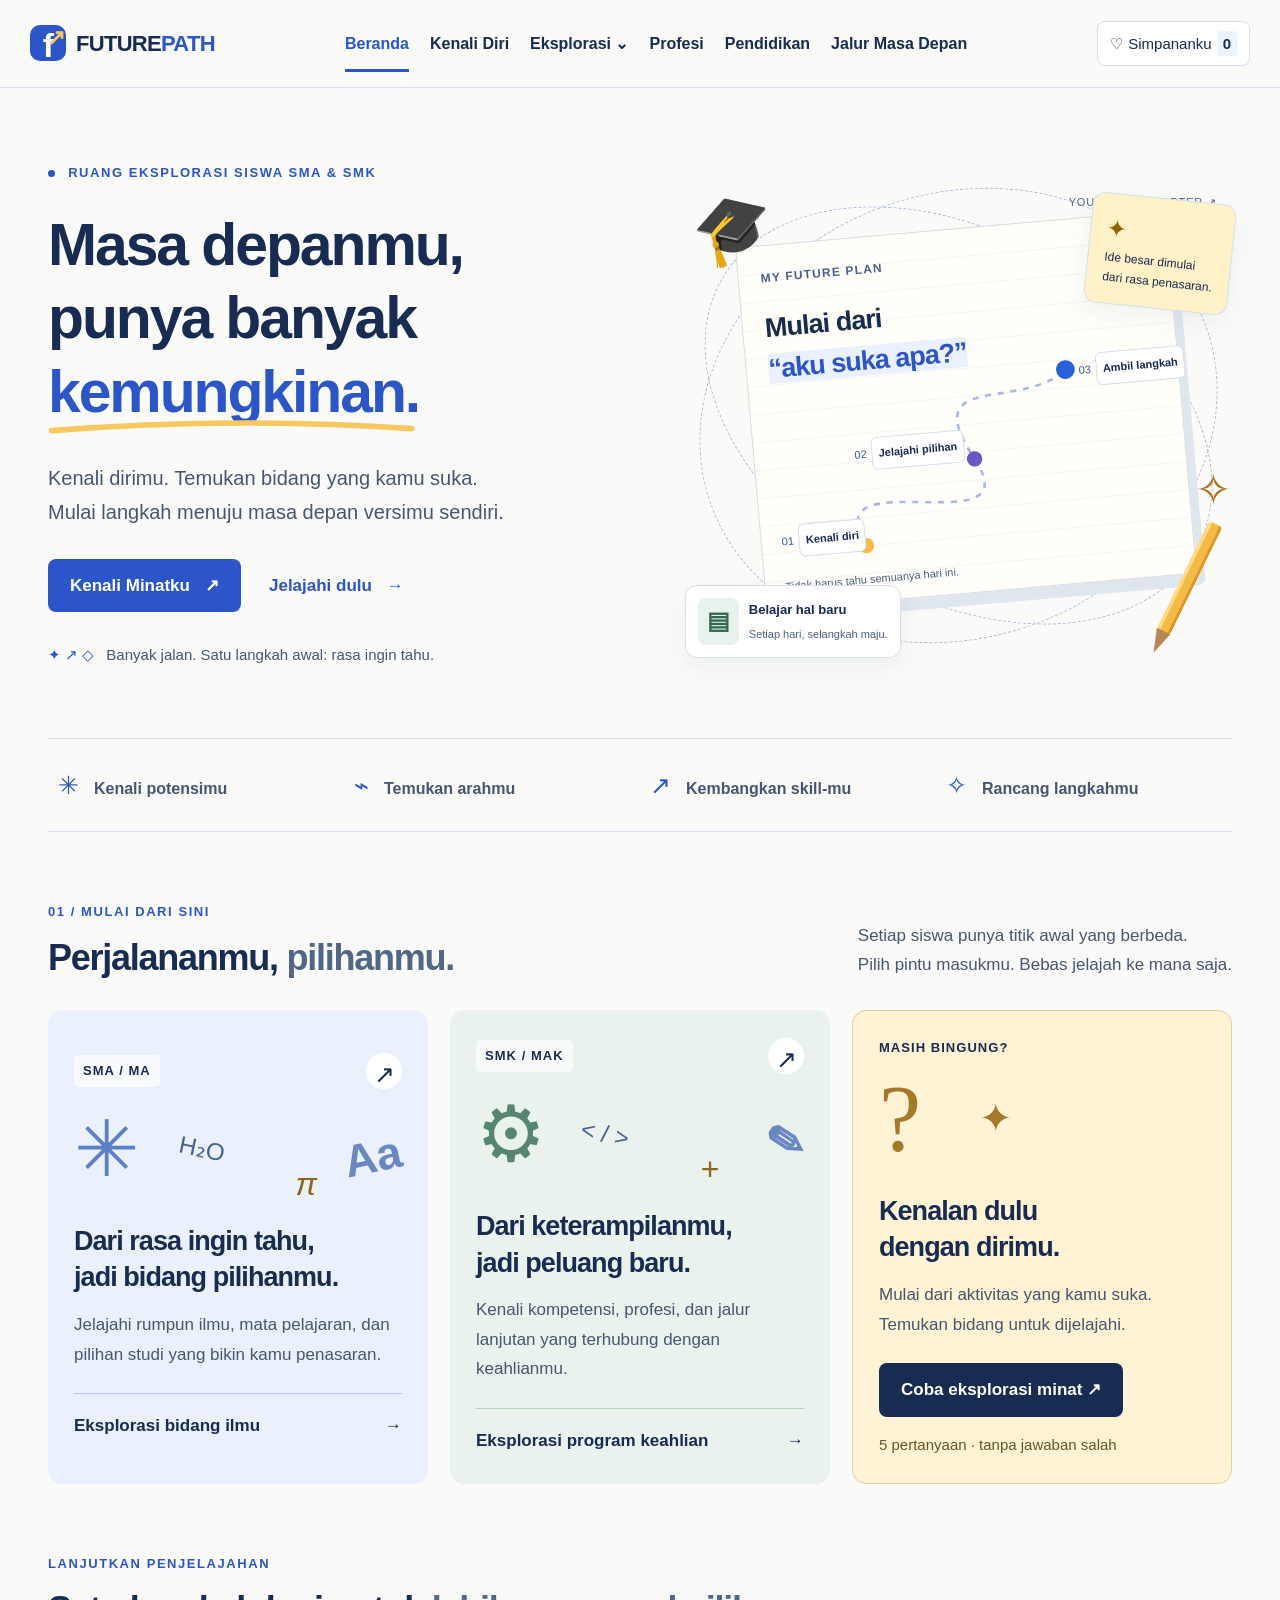
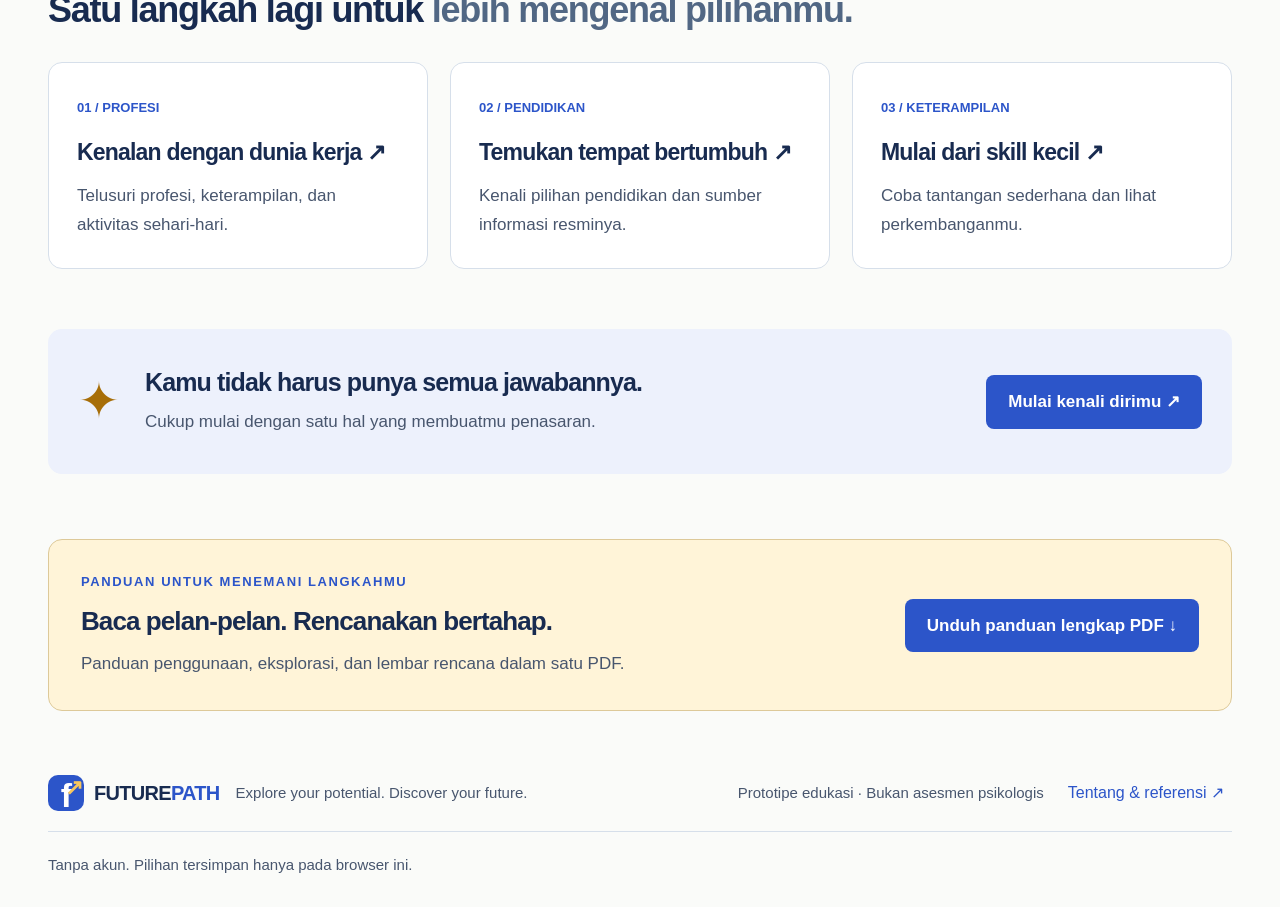
<file: index.html>
<!doctype html>
<html lang="id">
  <head>
    <meta charset="utf-8">
    <meta name="viewport" content="width=device-width, initial-scale=1">
    <meta name="description" content="FUTUREPATH: eksplorasi minat, pendidikan, dan karier untuk siswa SMA/MA dan SMK/MAK.">
    <title>
      Beranda | FUTUREPATH
    </title>
    <link rel="icon" href="assets/icons/favicon.svg" type="image/svg+xml">
    <link rel="stylesheet" href="css/style.css">
    <link rel="stylesheet" href="css/components.css">
    <link rel="stylesheet" href="css/responsive.css">
    <script defer src="js/main.js">
    </script>
    <script defer src="js/navigation.js">
    </script>
  </head>
  <body data-page="index">
    <a class="skip-link" href="#main-content">
      Langsung ke konten
    </a>
    <header id="siteHeader">
    </header>
    <main id="main-content">
      <section class="hero" id="beranda">
        <div class="hero-copy">
          <div class="eyebrow">
            <i>
            </i>
            RUANG EKSPLORASI SISWA SMA
            &
            SMK
          </div>
          <h1>
            Masa depanmu,
            <br>
            punya banyak
            <br>
            <span>
              kemungkinan.
              <svg viewbox="0 0 520 22">
                <path d="M5 15Q250 -5 510 12" />
              </svg>
            </span>
          </h1>
          <p>
            Kenali dirimu. Temukan bidang yang kamu suka.
            <br>
            Mulai langkah menuju masa depan versimu sendiri.
          </p>
          <div class="hero-actions">
            <a class="primary" href="explore.html">
              Kenali Minatku
              <span>
                ↗
              </span>
            </a>
            <a class="text-link" href="#eksplorasi">
              Jelajahi dulu
              <span>
                →
              </span>
            </a>
          </div>
          <div class="hero-note">
            <span class="mini-icons">
              ✦ ↗ ◇
            </span>
            Banyak jalan. Satu langkah awal: rasa ingin tahu.
          </div>
        </div>
        <div class="hero-art" aria-label="Ilustrasi peta perjalanan dari rasa ingin tahu menuju masa depan">
          <div class="orbit o1">
          </div>
          <div class="orbit o2">
          </div>
          <span class="art-star star1">
            ✦
          </span>
          <span class="art-star star2">
            ✧
          </span>
          <div class="tiny-label">
            YOUR NEXT CHAPTER ↗
          </div>
          <div class="paper">
            <div class="paper-top">
              <span>
                MY FUTURE PLAN
              </span>
              <span>
                ✷
              </span>
            </div>
            <h2>
              Mulai dari
              <br>
              <em>
                “aku suka apa?”
              </em>
            </h2>
            <svg class="road" viewbox="0 0 350 240">
              <path d="M45 210C-10 100 240 230 180 120S240 70 295 25" fill="none" stroke="#a9b7e1" stroke-width="3" stroke-dasharray="7 8" />
              <circle cx="45" cy="210" r="9" fill="#f7ba46" />
              <circle cx="180" cy="120" r="9" fill="#6957c6" />
              <circle cx="295" cy="25" r="11" fill="#2860dc" />
            </svg>
            <div class="step st1">
              01
              <b>
                Kenali diri
              </b>
            </div>
            <div class="step st2">
              02
              <b>
                Jelajahi pilihan
              </b>
            </div>
            <div class="step st3">
              03
              <b>
                Ambil langkah
              </b>
            </div>
            <span class="paper-foot">
              Tidak harus tahu semuanya hari ini.
            </span>
          </div>
          <div class="float-card book">
            <span>
              ▤
            </span>
            <div>
              Belajar hal baru
              <b>
                Setiap hari, selangkah maju.
              </b>
            </div>
          </div>
          <div class="float-card dream">
            <span>
              ✦
            </span>
            Ide besar dimulai
            <br>
            dari rasa penasaran.
          </div>
          <div class="grad">
            🎓
          </div>
          <div class="pencil">
          </div>
        </div>
      </section>
      <div class="principles">
        <span>
          ✳
          <b>
            Kenali potensimu
          </b>
        </span>
        <span>
          ⌁
          <b>
            Temukan arahmu
          </b>
        </span>
        <span>
          ↗
          <b>
            Kembangkan skill-mu
          </b>
        </span>
        <span>
          ✧
          <b>
            Rancang langkahmu
          </b>
        </span>
      </div>
      <section id="eksplorasi" class="section">
        <div class="section-head">
          <div>
            <div class="eyebrow">
              01 / MULAI DARI SINI
            </div>
            <h2>
              Perjalananmu,
              <span>
                pilihanmu.
              </span>
            </h2>
          </div>
          <p>
            Setiap siswa punya titik awal yang berbeda.
            <br>
            Pilih pintu masukmu. Bebas jelajah ke mana saja.
          </p>
        </div>
        <div class="track-grid">
          <button class="track sma" data-href="sma.html">
            <div class="track-top">
              <span class="tag">
                SMA / MA
              </span>
              <span class="circle-arrow">
                ↗
              </span>
            </div>
            <div class="track-art">
              ✳
              <span>
                H₂O
              </span>
              <b>
                Aa
              </b>
              <i>
                π
              </i>
            </div>
            <h3>
              Dari rasa ingin tahu,
              <br>
              jadi bidang pilihanmu.
            </h3>
            <p>
              Jelajahi rumpun ilmu, mata pelajaran,
              <br>
              dan pilihan studi yang bikin kamu penasaran.
            </p>
            <span class="track-link">
              Eksplorasi bidang ilmu
              <b>
                →
              </b>
            </span>
          </button>
          <button class="track smk" data-href="smk.html">
            <div class="track-top">
              <span class="tag">
                SMK / MAK
              </span>
              <span class="circle-arrow">
                ↗
              </span>
            </div>
            <div class="track-art">
              ⚙
              <span>
                &lt;
                /
                &gt;
              </span>
              <b>
                ✎
              </b>
              <i>
                +
              </i>
            </div>
            <h3>
              Dari keterampilanmu,
              <br>
              jadi peluang baru.
            </h3>
            <p>
              Kenali kompetensi, profesi, dan jalur lanjutan
              <br>
              yang terhubung dengan keahlianmu.
            </p>
            <span class="track-link">
              Eksplorasi program keahlian
              <b>
                →
              </b>
            </span>
          </button>
          <div class="track quiz-card">
            <div class="tag">
              MASIH BINGUNG?
            </div>
            <div class="quiz-art">
              ?
              <span>
                ✦
              </span>
            </div>
            <h3>
              Kenalan dulu
              <br>
              dengan dirimu.
            </h3>
            <p>
              Mulai dari aktivitas yang kamu suka. Temukan bidang untuk dijelajahi.
            </p>
            <a class="dark-btn" href="explore.html">
              Coba eksplorasi minat ↗
            </a>
            <small>
              5 pertanyaan · tanpa jawaban salah
            </small>
          </div>
        </div>
      </section>
      <section class="section home-next">
        <div class="section-head">
          <div>
            <div class="eyebrow">
              LANJUTKAN PENJELAJAHAN
            </div>
            <h2>
              Satu langkah lagi untuk
              <span>
                lebih mengenal pilihanmu.
              </span>
            </h2>
          </div>
        </div>
        <div class="quick-grid">
          <a class="quick-card" href="careers.html">
            <span>
              01 / PROFESI
            </span>
            <h3>
              Kenalan dengan dunia kerja ↗
            </h3>
            <p>
              Telusuri profesi, keterampilan, dan aktivitas sehari-hari.
            </p>
          </a>
          <a class="quick-card" href="universities.html">
            <span>
              02 / PENDIDIKAN
            </span>
            <h3>
              Temukan tempat bertumbuh ↗
            </h3>
            <p>
              Kenali pilihan pendidikan dan sumber informasi resminya.
            </p>
          </a>
          <a class="quick-card" href="skills.html">
            <span>
              03 / KETERAMPILAN
            </span>
            <h3>
              Mulai dari skill kecil ↗
            </h3>
            <p>
              Coba tantangan sederhana dan lihat perkembanganmu.
            </p>
          </a>
        </div>
      </section>
      <section class="closing">
        <span>
          ✦
        </span>
        <div>
          <h2>
            Kamu tidak harus punya semua jawabannya.
          </h2>
          <p>
            Cukup mulai dengan satu hal yang membuatmu penasaran.
          </p>
        </div>
        <a class="primary" href="explore.html">
          Mulai kenali dirimu ↗
        </a>
      </section>
      <section class="guide-banner">
        <div>
          <div class="eyebrow">
            PANDUAN UNTUK MENEMANI LANGKAHMU
          </div>
          <h2>
            Baca pelan-pelan. Rencanakan bertahap.
          </h2>
          <p>
            Panduan penggunaan, eksplorasi, dan lembar rencana dalam satu PDF.
          </p>
        </div>
        <a class="primary" href="assets/documents/panduan-futurepath.pdf" download>
          Unduh panduan lengkap PDF ↓
        </a>
      </section>
    </main>
    <footer id="siteFooter">
    </footer>
    <dialog id="modal" aria-label="Informasi eksplorasi">
      <button id="closeModal" class="close" aria-label="Tutup">
        ×
      </button>
      <div id="modalContent">
      </div>
    </dialog>
    <div id="toast" role="status">
    </div>
    <noscript>
      <p class="empty">
        Aktifkan JavaScript untuk kuis, pencarian, dan kartu interaktif. Panduan PDF tetap dapat diunduh.
      </p>
    </noscript>
  </body>
</html>
</file>
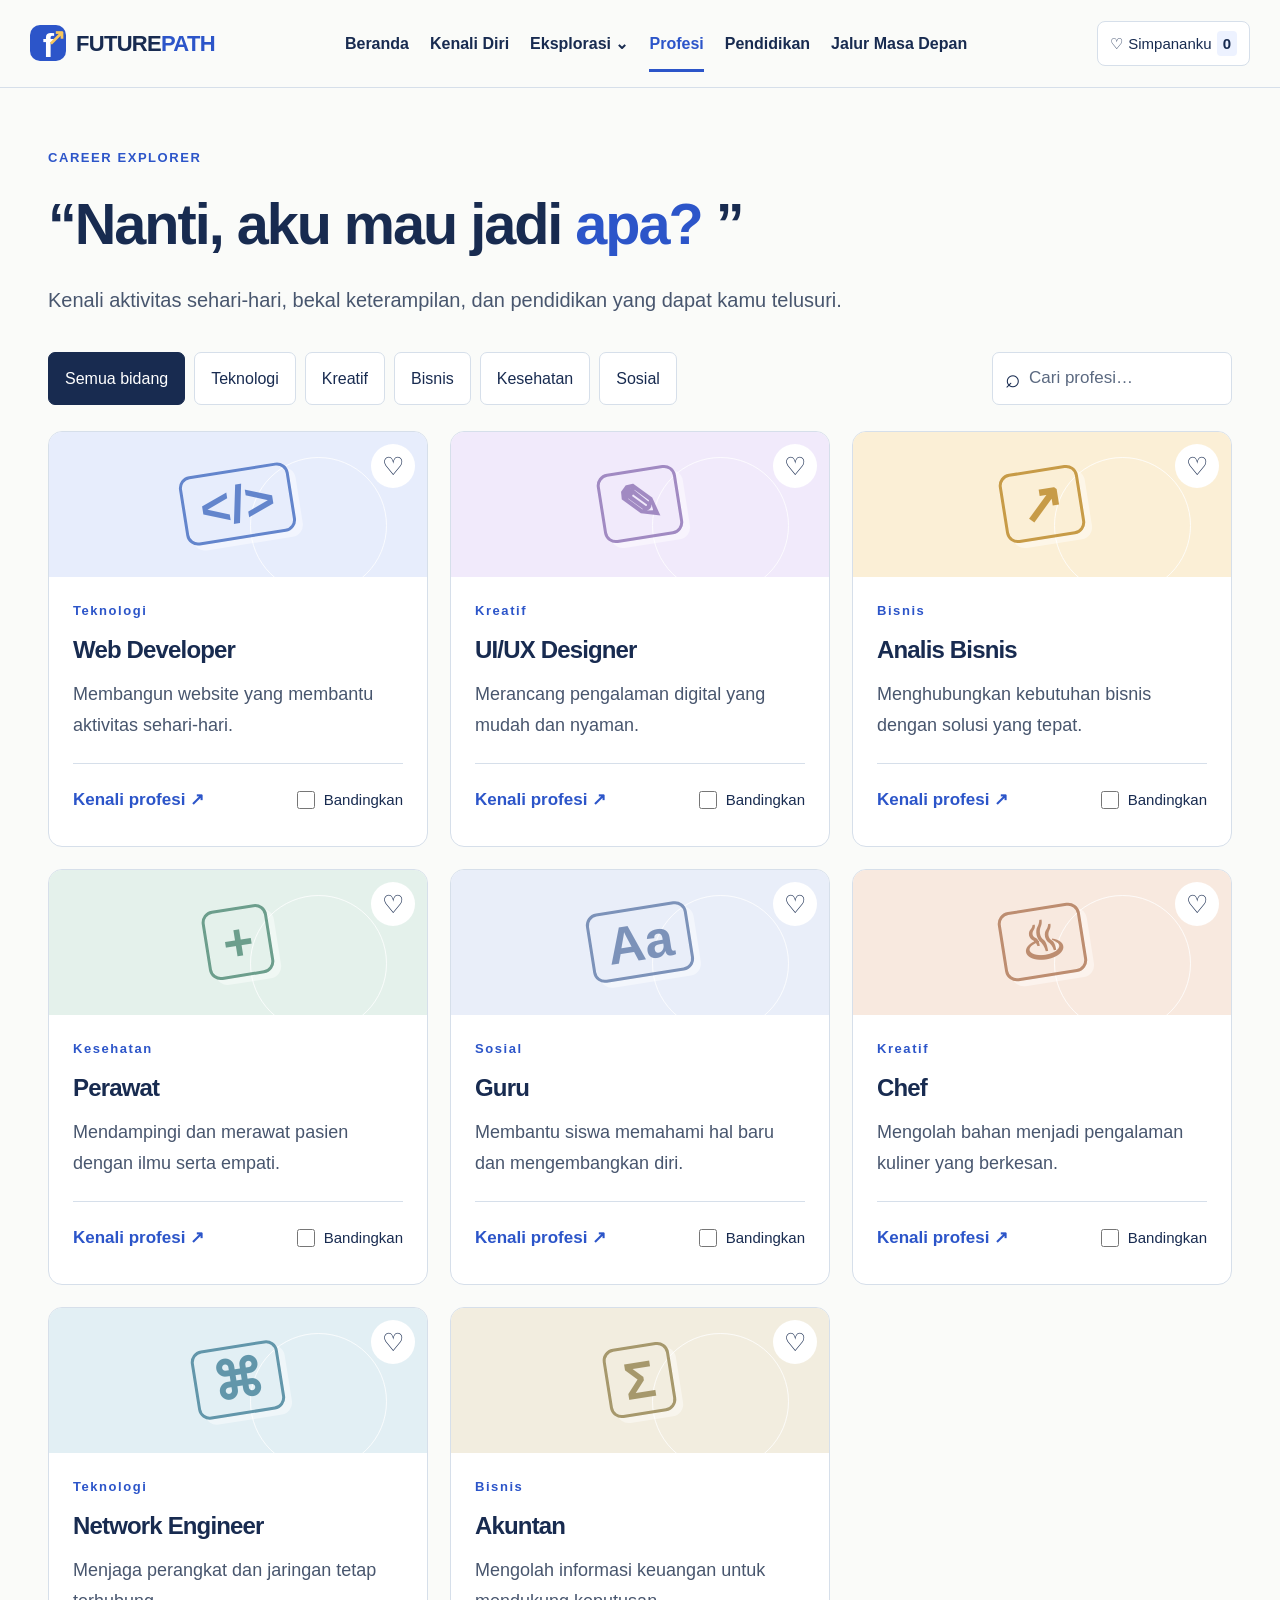
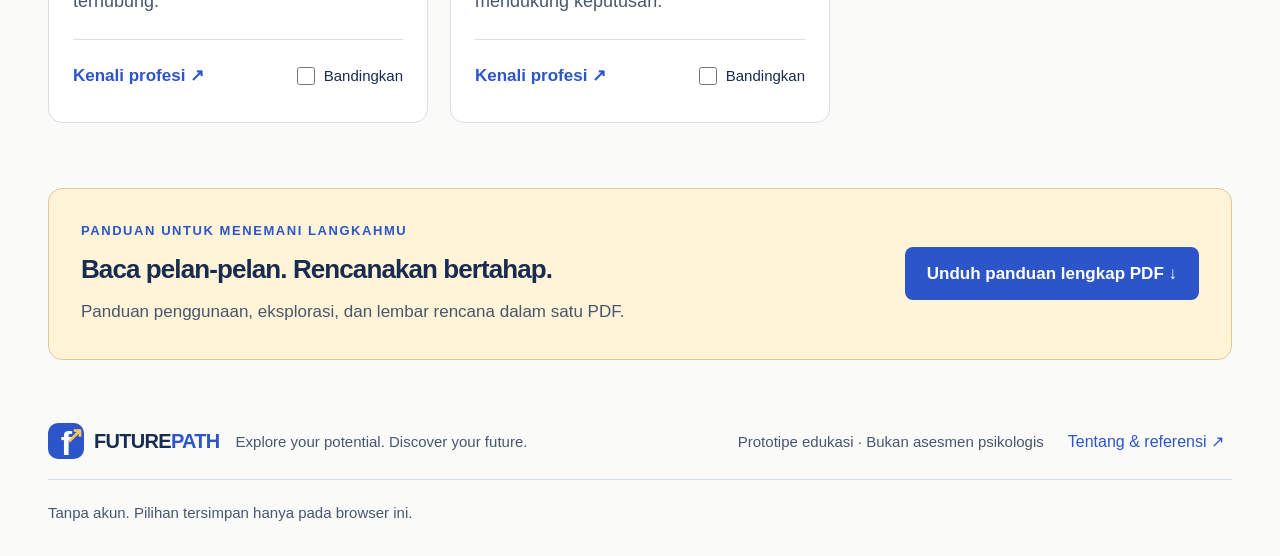
<file: careers.html>
<!doctype html>
<html lang="id">
  <head>
    <meta charset="utf-8">
    <meta name="viewport" content="width=device-width, initial-scale=1">
    <meta name="description" content="FUTUREPATH: eksplorasi minat, pendidikan, dan karier untuk siswa SMA/MA dan SMK/MAK.">
    <title>
      Profesi | FUTUREPATH
    </title>
    <link rel="icon" href="assets/icons/favicon.svg" type="image/svg+xml">
    <link rel="stylesheet" href="css/style.css">
    <link rel="stylesheet" href="css/components.css">
    <link rel="stylesheet" href="css/responsive.css">
    <script defer src="js/main.js">
    </script>
    <script defer src="js/navigation.js">
    </script>
    <script defer src="js/careers.js">
    </script>
  </head>
  <body data-page="careers">
    <a class="skip-link" href="#main-content">
      Langsung ke konten
    </a>
    <header id="siteHeader">
    </header>
    <main id="main-content">
      <section class="page-intro">
        <div class="eyebrow">
          CAREER EXPLORER
        </div>
        <h1>
          “Nanti, aku mau jadi
          <span>
            apa?
          </span>
          ”
        </h1>
        <p>
          Kenali aktivitas sehari-hari, bekal keterampilan, dan pendidikan yang dapat kamu telusuri.
        </p>
      </section>
      <section id="profesi" class="section career-section">
        <div class="toolbar">
          <div class="filters" id="filters">
            <button class="selected" data-filter="Semua">
              Semua bidang
            </button>
            <button data-filter="Teknologi">
              Teknologi
            </button>
            <button data-filter="Kreatif">
              Kreatif
            </button>
            <button data-filter="Bisnis">
              Bisnis
            </button>
            <button data-filter="Kesehatan">
              Kesehatan
            </button>
            <button data-filter="Sosial">
              Sosial
            </button>
          </div>
          <label class="search">
            <span>
              ⌕
            </span>
            <input id="careerSearch" placeholder="Cari profesi…" aria-label="Cari profesi">
          </label>
        </div>
        <div id="careerGrid" class="career-grid">
        </div>
        <div class="compare-bar" id="compareBar" hidden>
          <span id="compareCount">
          </span>
          <button class="primary" id="compareOpen">
            Bandingkan pilihan →
          </button>
          <button id="compareReset" class="plain">
            Hapus
          </button>
        </div>
      </section>
      <section class="guide-banner">
        <div>
          <div class="eyebrow">
            PANDUAN UNTUK MENEMANI LANGKAHMU
          </div>
          <h2>
            Baca pelan-pelan. Rencanakan bertahap.
          </h2>
          <p>
            Panduan penggunaan, eksplorasi, dan lembar rencana dalam satu PDF.
          </p>
        </div>
        <a class="primary" href="assets/documents/panduan-futurepath.pdf" download>
          Unduh panduan lengkap PDF ↓
        </a>
      </section>
    </main>
    <footer id="siteFooter">
    </footer>
    <dialog id="modal" aria-label="Informasi eksplorasi">
      <button id="closeModal" class="close" aria-label="Tutup">
        ×
      </button>
      <div id="modalContent">
      </div>
    </dialog>
    <div id="toast" role="status">
    </div>
    <noscript>
      <p class="empty">
        Aktifkan JavaScript untuk kuis, pencarian, dan kartu interaktif. Panduan PDF tetap dapat diunduh.
      </p>
    </noscript>
  </body>
</html>
</file>
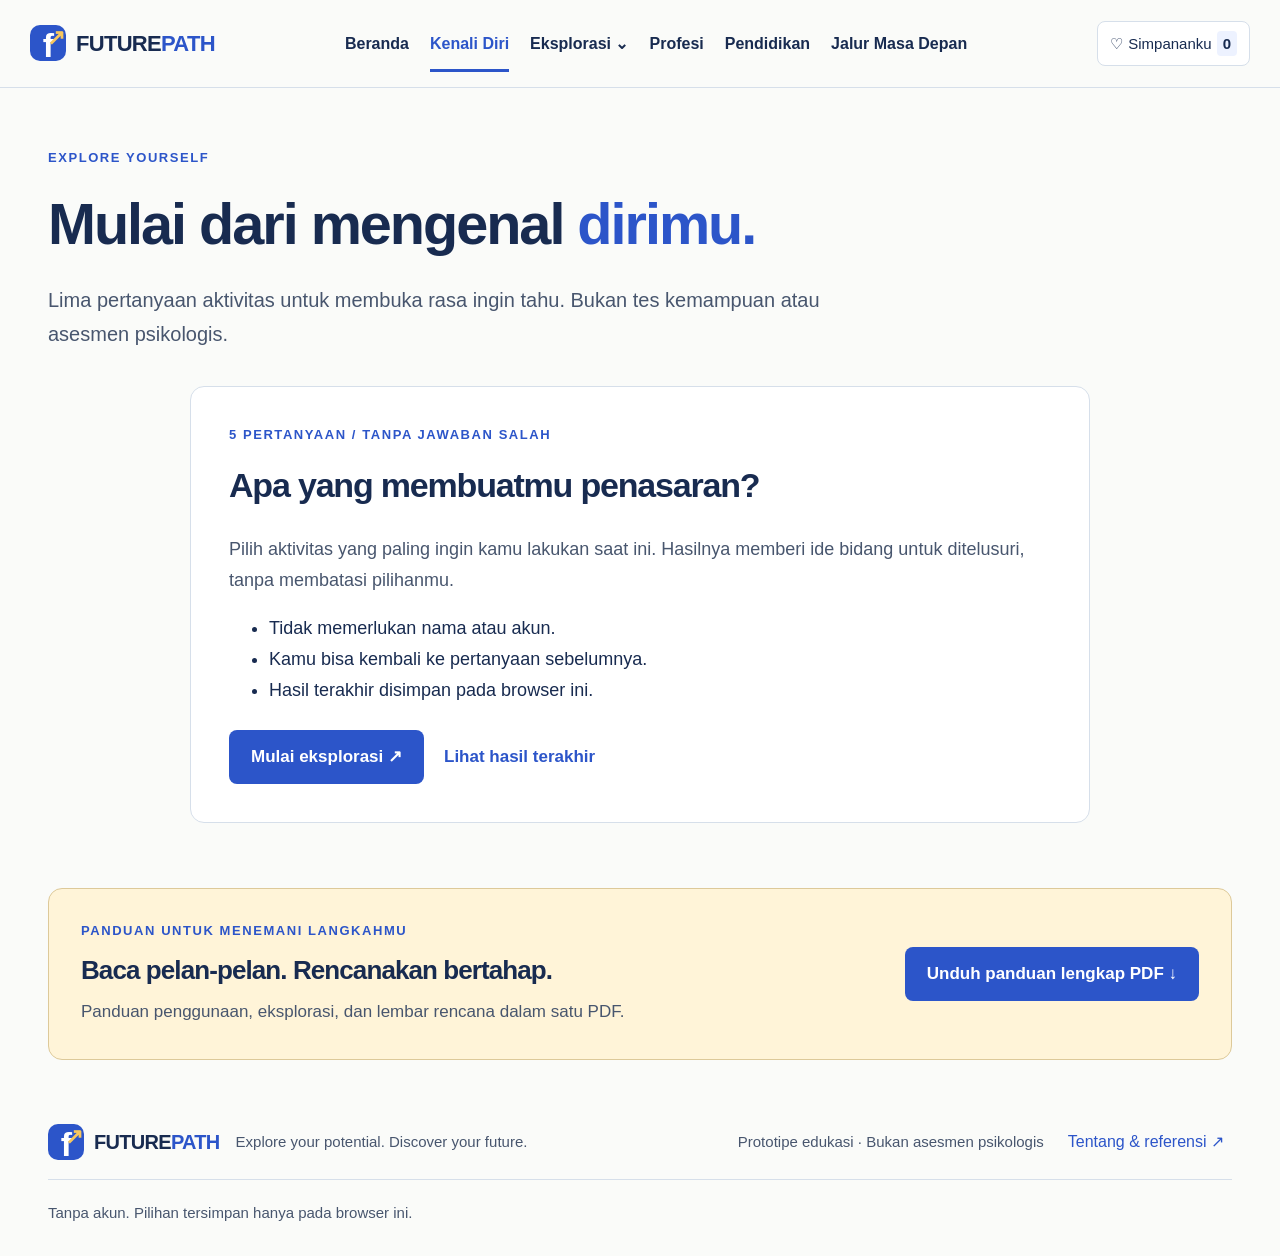
<file: explore.html>
<!doctype html>
<html lang="id">
  <head>
    <meta charset="utf-8">
    <meta name="viewport" content="width=device-width, initial-scale=1">
    <meta name="description" content="FUTUREPATH: eksplorasi minat, pendidikan, dan karier untuk siswa SMA/MA dan SMK/MAK.">
    <title>
      Kenali Minat | FUTUREPATH
    </title>
    <link rel="icon" href="assets/icons/favicon.svg" type="image/svg+xml">
    <link rel="stylesheet" href="css/style.css">
    <link rel="stylesheet" href="css/components.css">
    <link rel="stylesheet" href="css/responsive.css">
    <script defer src="js/main.js">
    </script>
    <script defer src="js/navigation.js">
    </script>
    <script defer src="js/quiz.js">
    </script>
  </head>
  <body data-page="explore">
    <a class="skip-link" href="#main-content">
      Langsung ke konten
    </a>
    <header id="siteHeader">
    </header>
    <main id="main-content">
      <section class="page-intro">
        <div class="eyebrow">
          EXPLORE YOURSELF
        </div>
        <h1>
          Mulai dari mengenal
          <span>
            dirimu.
          </span>
        </h1>
        <p>
          Lima pertanyaan aktivitas untuk membuka rasa ingin tahu. Bukan tes kemampuan atau asesmen psikologis.
        </p>
      </section>
      <section class="section quiz-page">
        <div id="quizPanel" class="quiz-panel" aria-live="polite">
        </div>
      </section>
      <section class="guide-banner">
        <div>
          <div class="eyebrow">
            PANDUAN UNTUK MENEMANI LANGKAHMU
          </div>
          <h2>
            Baca pelan-pelan. Rencanakan bertahap.
          </h2>
          <p>
            Panduan penggunaan, eksplorasi, dan lembar rencana dalam satu PDF.
          </p>
        </div>
        <a class="primary" href="assets/documents/panduan-futurepath.pdf" download>
          Unduh panduan lengkap PDF ↓
        </a>
      </section>
    </main>
    <footer id="siteFooter">
    </footer>
    <dialog id="modal" aria-label="Informasi eksplorasi">
      <button id="closeModal" class="close" aria-label="Tutup">
        ×
      </button>
      <div id="modalContent">
      </div>
    </dialog>
    <div id="toast" role="status">
    </div>
    <noscript>
      <p class="empty">
        Aktifkan JavaScript untuk kuis, pencarian, dan kartu interaktif. Panduan PDF tetap dapat diunduh.
      </p>
    </noscript>
  </body>
</html>
</file>
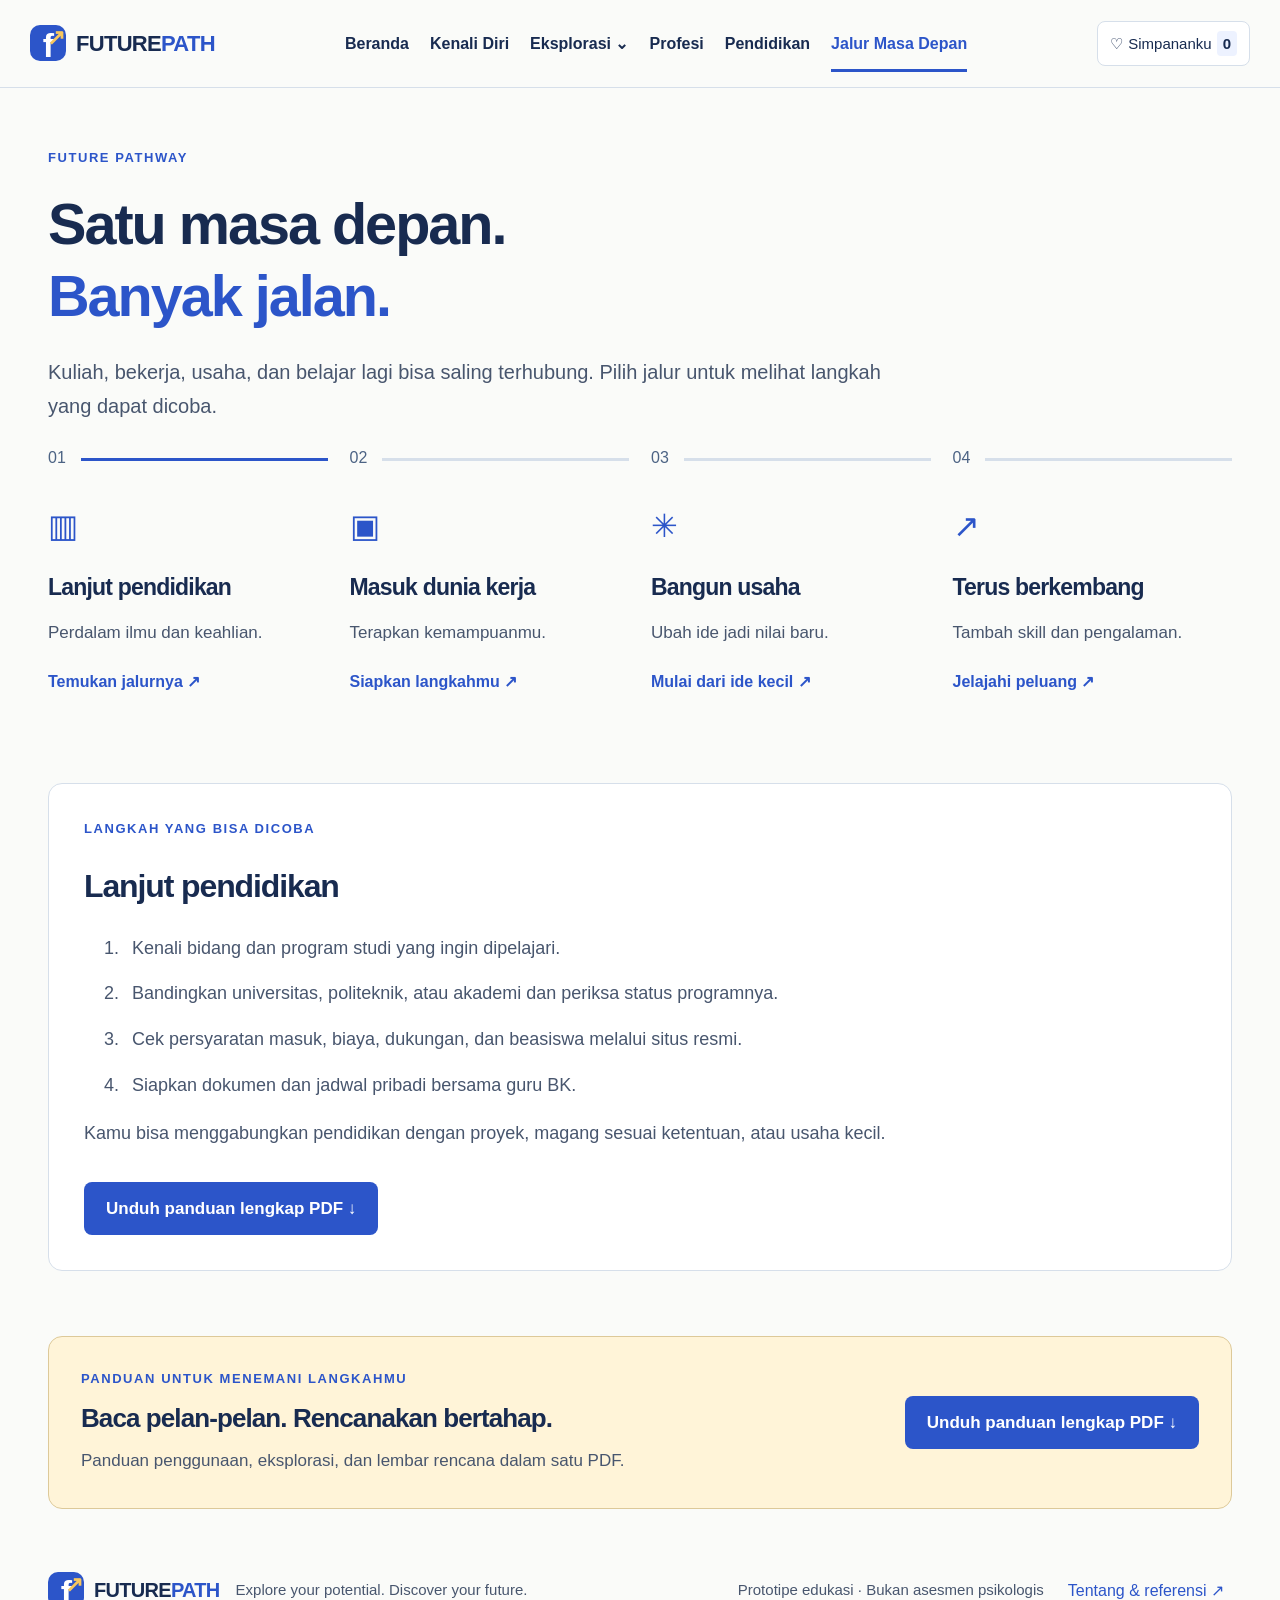
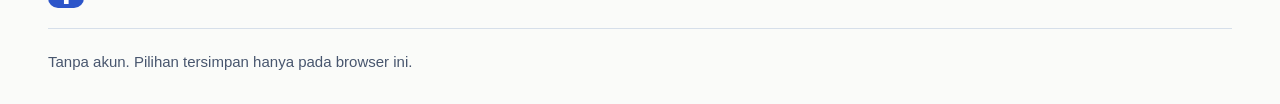
<file: pathways.html>
<!doctype html>
<html lang="id">
  <head>
    <meta charset="utf-8">
    <meta name="viewport" content="width=device-width, initial-scale=1">
    <meta name="description" content="FUTUREPATH: eksplorasi minat, pendidikan, dan karier untuk siswa SMA/MA dan SMK/MAK.">
    <title>
      Jalur Masa Depan | FUTUREPATH
    </title>
    <link rel="icon" href="assets/icons/favicon.svg" type="image/svg+xml">
    <link rel="stylesheet" href="css/style.css">
    <link rel="stylesheet" href="css/components.css">
    <link rel="stylesheet" href="css/responsive.css">
    <script defer src="js/main.js">
    </script>
    <script defer src="js/navigation.js">
    </script>
    <script defer src="js/pathways.js">
    </script>
  </head>
  <body data-page="pathways">
    <a class="skip-link" href="#main-content">
      Langsung ke konten
    </a>
    <header id="siteHeader">
    </header>
    <main id="main-content">
      <section class="page-intro">
        <div class="eyebrow">
          FUTURE PATHWAY
        </div>
        <h1>
          Satu masa depan.
          <br>
          <span>
            Banyak jalan.
          </span>
        </h1>
        <p>
          Kuliah, bekerja, usaha, dan belajar lagi bisa saling terhubung. Pilih jalur untuk melihat langkah yang dapat dicoba.
        </p>
      </section>
      <section id="jalur" class="section pathways">
        <div class="pathline">
          <button data-path="kuliah">
            <span>
              01
            </span>
            <div class="path-icon">
              ▥
            </div>
            <h3>
              Lanjut pendidikan
            </h3>
            <p>
              Perdalam ilmu dan keahlian.
            </p>
            <b>
              Temukan jalurnya ↗
            </b>
          </button>
          <button data-path="kerja">
            <span>
              02
            </span>
            <div class="path-icon">
              ▣
            </div>
            <h3>
              Masuk dunia kerja
            </h3>
            <p>
              Terapkan kemampuanmu.
            </p>
            <b>
              Siapkan langkahmu ↗
            </b>
          </button>
          <button data-path="usaha">
            <span>
              03
            </span>
            <div class="path-icon">
              ✳
            </div>
            <h3>
              Bangun usaha
            </h3>
            <p>
              Ubah ide jadi nilai baru.
            </p>
            <b>
              Mulai dari ide kecil ↗
            </b>
          </button>
          <button data-path="belajar">
            <span>
              04
            </span>
            <div class="path-icon">
              ↗
            </div>
            <h3>
              Terus berkembang
            </h3>
            <p>
              Tambah skill dan pengalaman.
            </p>
            <b>
              Jelajahi peluang ↗
            </b>
          </button>
        </div>
      </section>
      <section class="section">
        <div id="pathwayContent" class="pathway-details">
        </div>
      </section>
      <section class="guide-banner">
        <div>
          <div class="eyebrow">
            PANDUAN UNTUK MENEMANI LANGKAHMU
          </div>
          <h2>
            Baca pelan-pelan. Rencanakan bertahap.
          </h2>
          <p>
            Panduan penggunaan, eksplorasi, dan lembar rencana dalam satu PDF.
          </p>
        </div>
        <a class="primary" href="assets/documents/panduan-futurepath.pdf" download>
          Unduh panduan lengkap PDF ↓
        </a>
      </section>
    </main>
    <footer id="siteFooter">
    </footer>
    <dialog id="modal" aria-label="Informasi eksplorasi">
      <button id="closeModal" class="close" aria-label="Tutup">
        ×
      </button>
      <div id="modalContent">
      </div>
    </dialog>
    <div id="toast" role="status">
    </div>
    <noscript>
      <p class="empty">
        Aktifkan JavaScript untuk kuis, pencarian, dan kartu interaktif. Panduan PDF tetap dapat diunduh.
      </p>
    </noscript>
  </body>
</html>
</file>
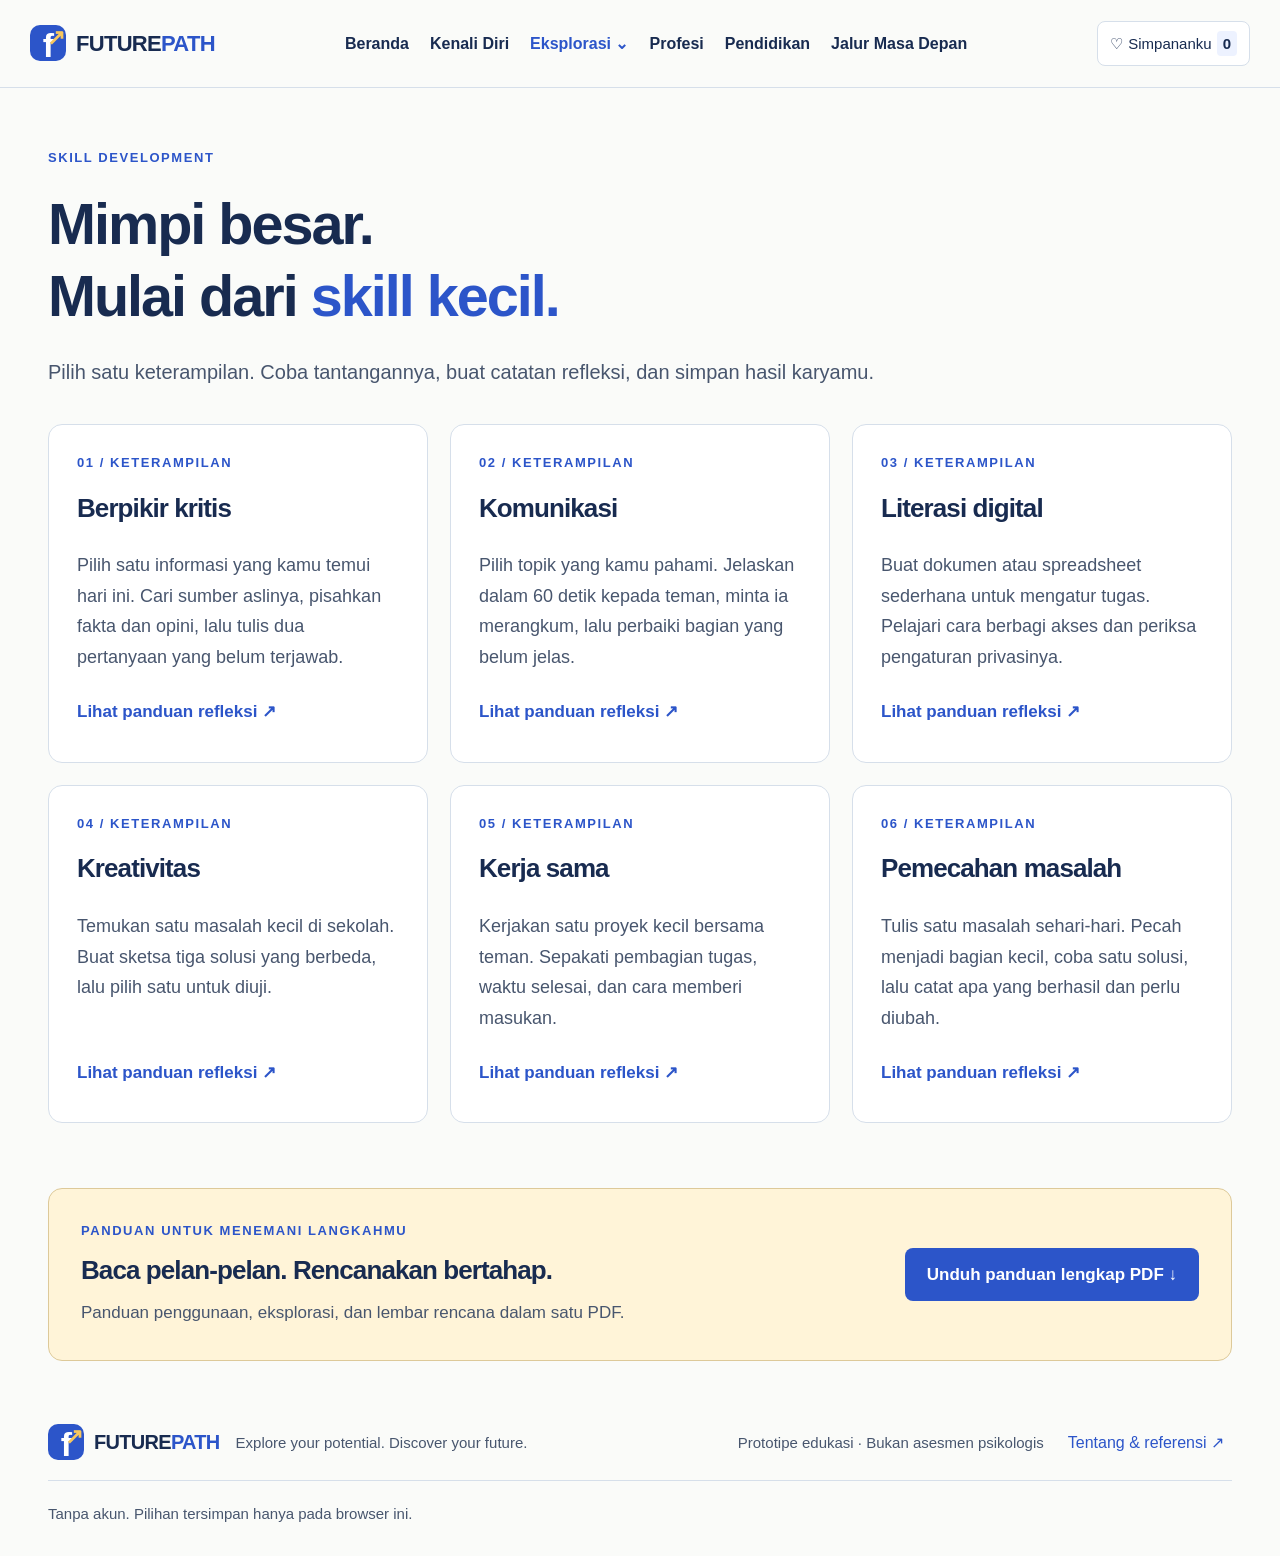
<file: skills.html>
<!doctype html>
<html lang="id">
  <head>
    <meta charset="utf-8">
    <meta name="viewport" content="width=device-width, initial-scale=1">
    <meta name="description" content="FUTUREPATH: eksplorasi minat, pendidikan, dan karier untuk siswa SMA/MA dan SMK/MAK.">
    <title>
      Keterampilan | FUTUREPATH
    </title>
    <link rel="icon" href="assets/icons/favicon.svg" type="image/svg+xml">
    <link rel="stylesheet" href="css/style.css">
    <link rel="stylesheet" href="css/components.css">
    <link rel="stylesheet" href="css/responsive.css">
    <script defer src="js/main.js">
    </script>
    <script defer src="js/navigation.js">
    </script>
  </head>
  <body data-page="skills">
    <a class="skip-link" href="#main-content">
      Langsung ke konten
    </a>
    <header id="siteHeader">
    </header>
    <main id="main-content">
      <section class="page-intro">
        <div class="eyebrow">
          SKILL DEVELOPMENT
        </div>
        <h1>
          Mimpi besar.
          <br>
          Mulai dari
          <span>
            skill kecil.
          </span>
        </h1>
        <p>
          Pilih satu keterampilan. Coba tantangannya, buat catatan refleksi, dan simpan hasil karyamu.
        </p>
      </section>
      <section class="section">
        <div id="skillGrid" class="field-cards">
        </div>
      </section>
      <section class="guide-banner">
        <div>
          <div class="eyebrow">
            PANDUAN UNTUK MENEMANI LANGKAHMU
          </div>
          <h2>
            Baca pelan-pelan. Rencanakan bertahap.
          </h2>
          <p>
            Panduan penggunaan, eksplorasi, dan lembar rencana dalam satu PDF.
          </p>
        </div>
        <a class="primary" href="assets/documents/panduan-futurepath.pdf" download>
          Unduh panduan lengkap PDF ↓
        </a>
      </section>
    </main>
    <footer id="siteFooter">
    </footer>
    <dialog id="modal" aria-label="Informasi eksplorasi">
      <button id="closeModal" class="close" aria-label="Tutup">
        ×
      </button>
      <div id="modalContent">
      </div>
    </dialog>
    <div id="toast" role="status">
    </div>
    <noscript>
      <p class="empty">
        Aktifkan JavaScript untuk kuis, pencarian, dan kartu interaktif. Panduan PDF tetap dapat diunduh.
      </p>
    </noscript>
  </body>
</html>
</file>
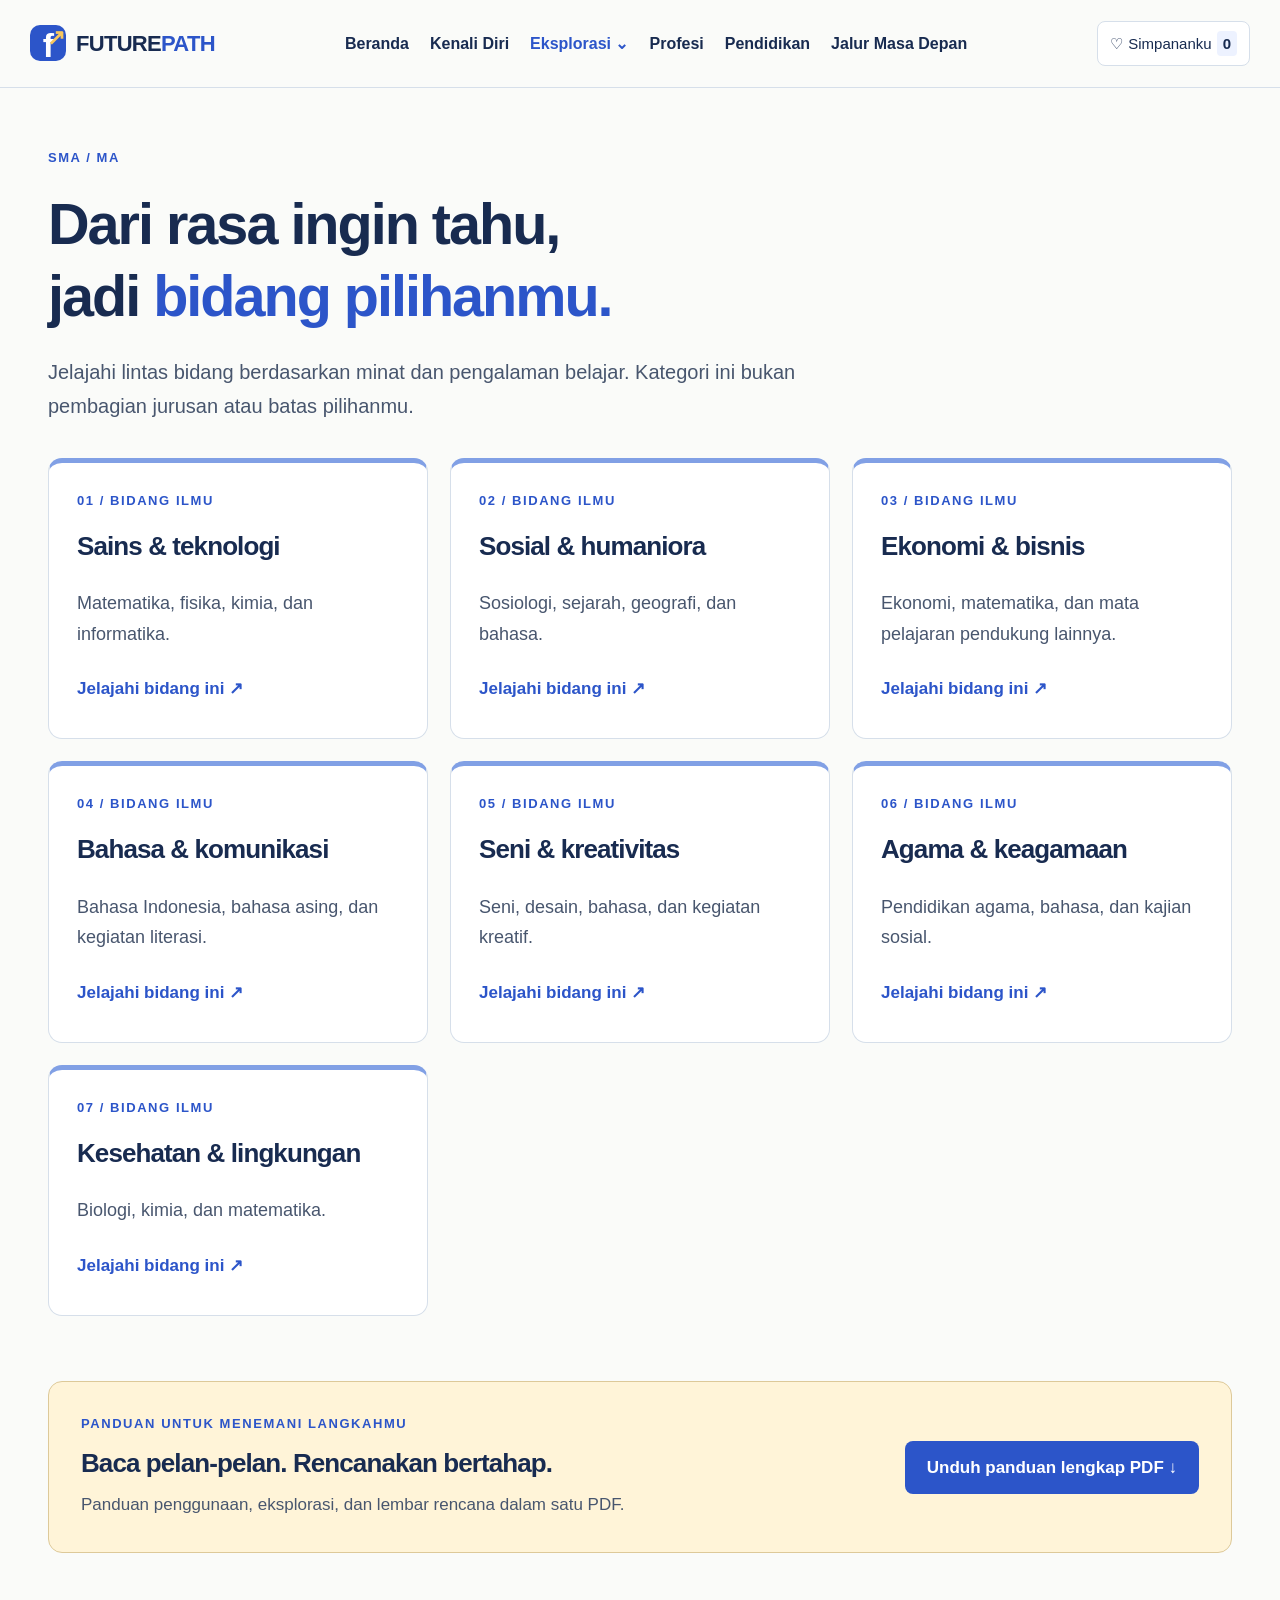
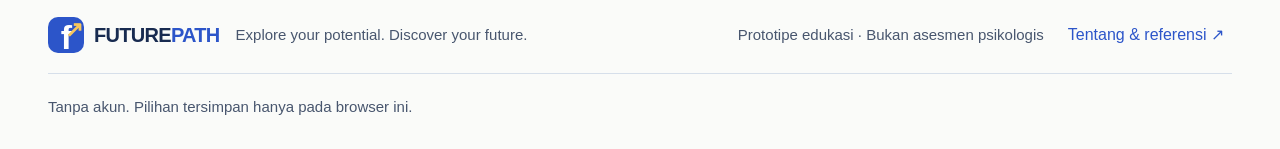
<file: sma.html>
<!doctype html>
<html lang="id">
  <head>
    <meta charset="utf-8">
    <meta name="viewport" content="width=device-width, initial-scale=1">
    <meta name="description" content="FUTUREPATH: eksplorasi minat, pendidikan, dan karier untuk siswa SMA/MA dan SMK/MAK.">
    <title>
      Eksplorasi SMA | FUTUREPATH
    </title>
    <link rel="icon" href="assets/icons/favicon.svg" type="image/svg+xml">
    <link rel="stylesheet" href="css/style.css">
    <link rel="stylesheet" href="css/components.css">
    <link rel="stylesheet" href="css/responsive.css">
    <script defer src="js/main.js">
    </script>
    <script defer src="js/navigation.js">
    </script>
  </head>
  <body data-page="sma">
    <a class="skip-link" href="#main-content">
      Langsung ke konten
    </a>
    <header id="siteHeader">
    </header>
    <main id="main-content">
      <section class="page-intro">
        <div class="eyebrow">
          SMA / MA
        </div>
        <h1>
          Dari rasa ingin tahu,
          <br>
          jadi
          <span>
            bidang pilihanmu.
          </span>
        </h1>
        <p>
          Jelajahi lintas bidang berdasarkan minat dan pengalaman belajar. Kategori ini bukan pembagian jurusan atau batas pilihanmu.
        </p>
      </section>
      <section class="section fields-page">
        <div id="fieldGrid" class="field-cards" data-track="sma">
        </div>
      </section>
      <section class="guide-banner">
        <div>
          <div class="eyebrow">
            PANDUAN UNTUK MENEMANI LANGKAHMU
          </div>
          <h2>
            Baca pelan-pelan. Rencanakan bertahap.
          </h2>
          <p>
            Panduan penggunaan, eksplorasi, dan lembar rencana dalam satu PDF.
          </p>
        </div>
        <a class="primary" href="assets/documents/panduan-futurepath.pdf" download>
          Unduh panduan lengkap PDF ↓
        </a>
      </section>
    </main>
    <footer id="siteFooter">
    </footer>
    <dialog id="modal" aria-label="Informasi eksplorasi">
      <button id="closeModal" class="close" aria-label="Tutup">
        ×
      </button>
      <div id="modalContent">
      </div>
    </dialog>
    <div id="toast" role="status">
    </div>
    <noscript>
      <p class="empty">
        Aktifkan JavaScript untuk kuis, pencarian, dan kartu interaktif. Panduan PDF tetap dapat diunduh.
      </p>
    </noscript>
  </body>
</html>
</file>
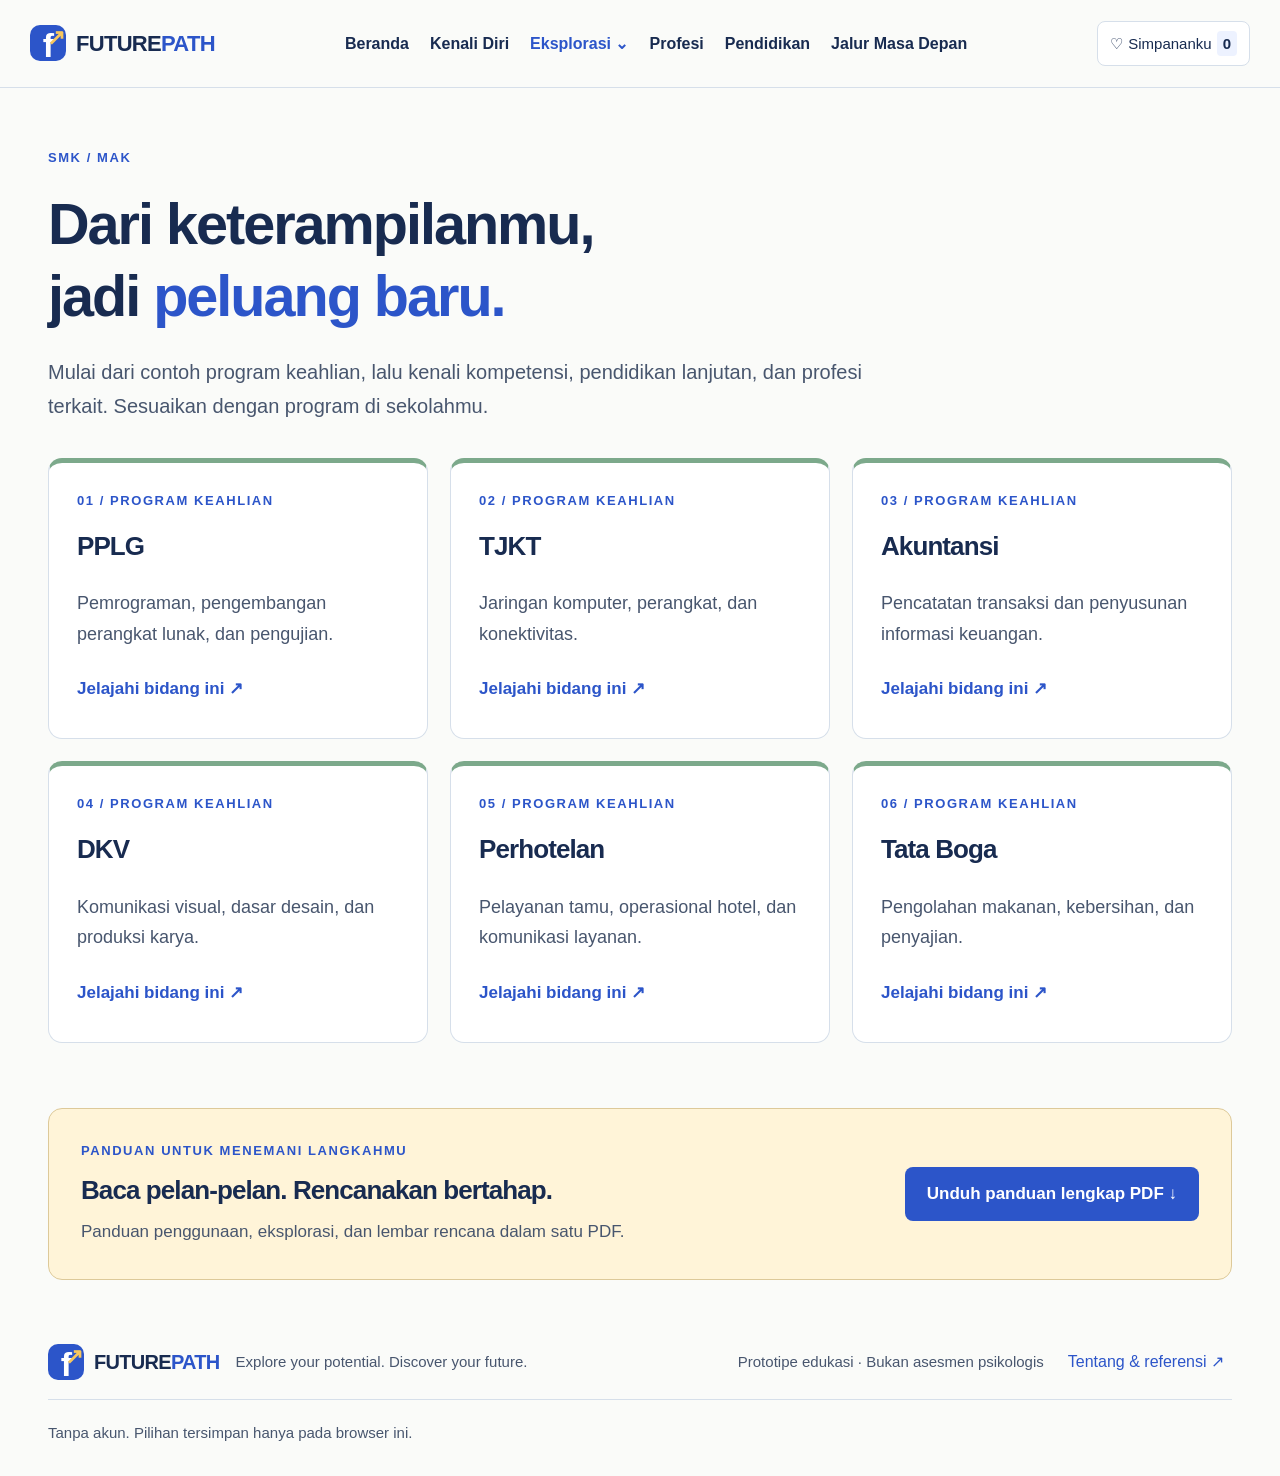
<file: smk.html>
<!doctype html>
<html lang="id">
  <head>
    <meta charset="utf-8">
    <meta name="viewport" content="width=device-width, initial-scale=1">
    <meta name="description" content="FUTUREPATH: eksplorasi minat, pendidikan, dan karier untuk siswa SMA/MA dan SMK/MAK.">
    <title>
      Eksplorasi SMK | FUTUREPATH
    </title>
    <link rel="icon" href="assets/icons/favicon.svg" type="image/svg+xml">
    <link rel="stylesheet" href="css/style.css">
    <link rel="stylesheet" href="css/components.css">
    <link rel="stylesheet" href="css/responsive.css">
    <script defer src="js/main.js">
    </script>
    <script defer src="js/navigation.js">
    </script>
  </head>
  <body data-page="smk">
    <a class="skip-link" href="#main-content">
      Langsung ke konten
    </a>
    <header id="siteHeader">
    </header>
    <main id="main-content">
      <section class="page-intro">
        <div class="eyebrow">
          SMK / MAK
        </div>
        <h1>
          Dari keterampilanmu,
          <br>
          jadi
          <span>
            peluang baru.
          </span>
        </h1>
        <p>
          Mulai dari contoh program keahlian, lalu kenali kompetensi, pendidikan lanjutan, dan profesi terkait. Sesuaikan dengan program di sekolahmu.
        </p>
      </section>
      <section class="section fields-page">
        <div id="fieldGrid" class="field-cards" data-track="smk">
        </div>
      </section>
      <section class="guide-banner">
        <div>
          <div class="eyebrow">
            PANDUAN UNTUK MENEMANI LANGKAHMU
          </div>
          <h2>
            Baca pelan-pelan. Rencanakan bertahap.
          </h2>
          <p>
            Panduan penggunaan, eksplorasi, dan lembar rencana dalam satu PDF.
          </p>
        </div>
        <a class="primary" href="assets/documents/panduan-futurepath.pdf" download>
          Unduh panduan lengkap PDF ↓
        </a>
      </section>
    </main>
    <footer id="siteFooter">
    </footer>
    <dialog id="modal" aria-label="Informasi eksplorasi">
      <button id="closeModal" class="close" aria-label="Tutup">
        ×
      </button>
      <div id="modalContent">
      </div>
    </dialog>
    <div id="toast" role="status">
    </div>
    <noscript>
      <p class="empty">
        Aktifkan JavaScript untuk kuis, pencarian, dan kartu interaktif. Panduan PDF tetap dapat diunduh.
      </p>
    </noscript>
  </body>
</html>
</file>
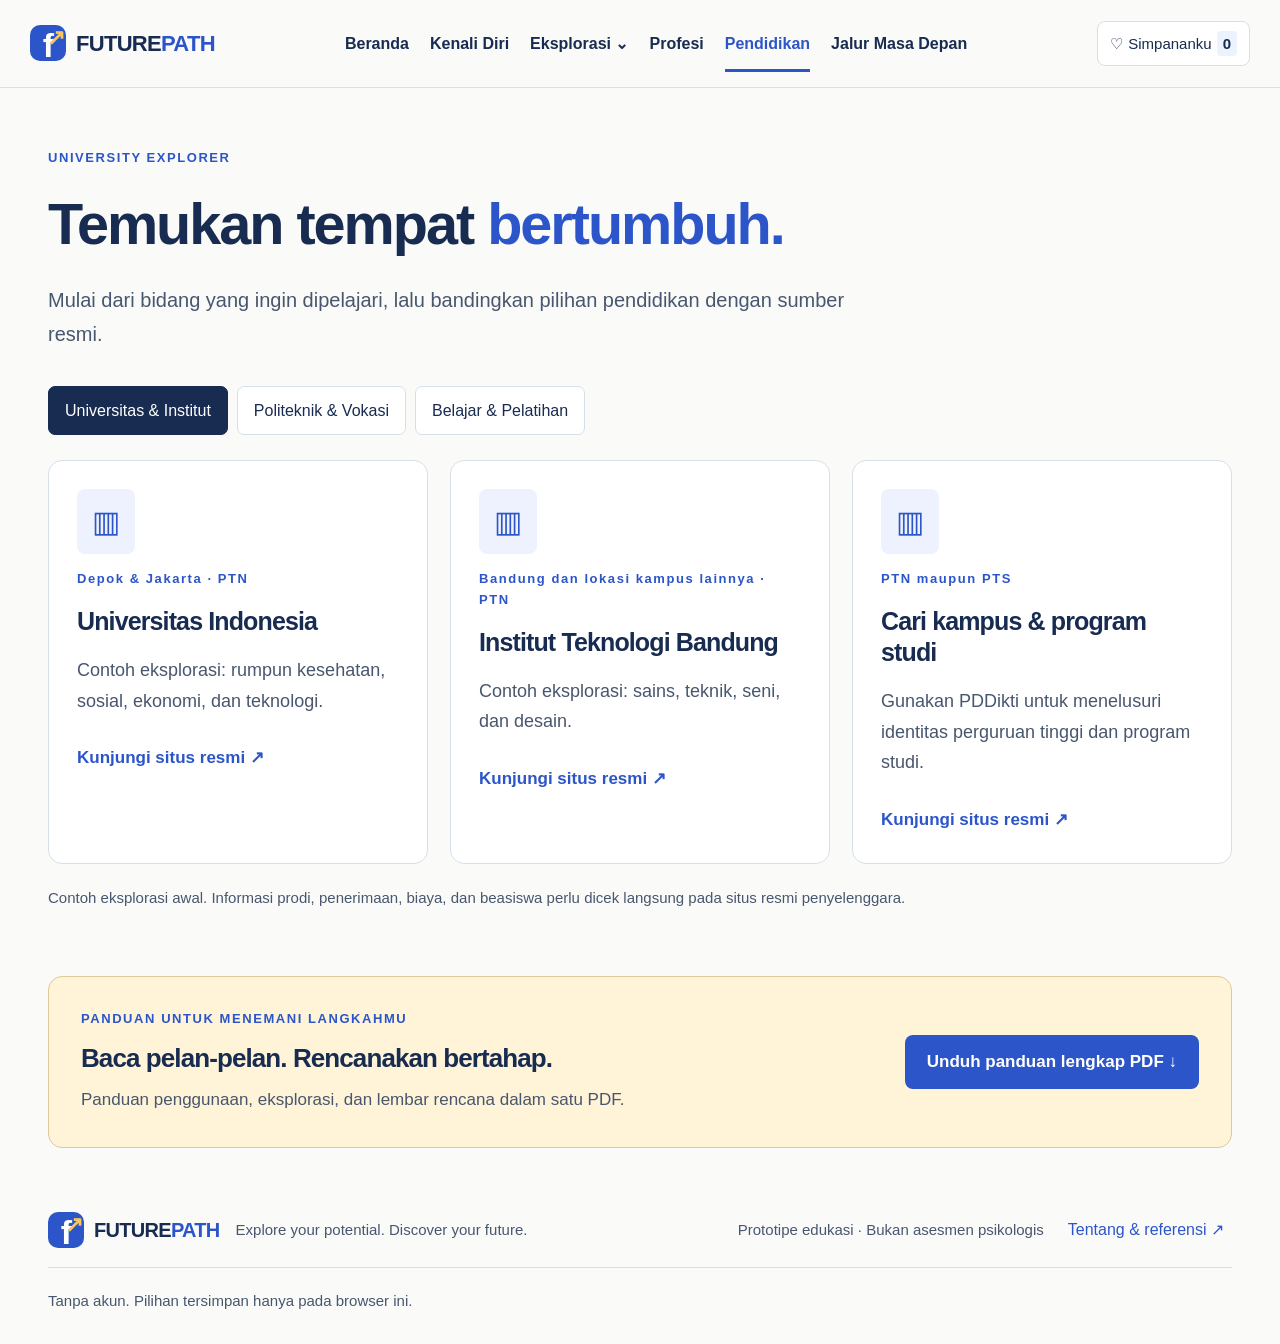
<file: universities.html>
<!doctype html>
<html lang="id">
  <head>
    <meta charset="utf-8">
    <meta name="viewport" content="width=device-width, initial-scale=1">
    <meta name="description" content="FUTUREPATH: eksplorasi minat, pendidikan, dan karier untuk siswa SMA/MA dan SMK/MAK.">
    <title>
      Pendidikan | FUTUREPATH
    </title>
    <link rel="icon" href="assets/icons/favicon.svg" type="image/svg+xml">
    <link rel="stylesheet" href="css/style.css">
    <link rel="stylesheet" href="css/components.css">
    <link rel="stylesheet" href="css/responsive.css">
    <script defer src="js/main.js">
    </script>
    <script defer src="js/navigation.js">
    </script>
    <script defer src="js/universities.js">
    </script>
  </head>
  <body data-page="universities">
    <a class="skip-link" href="#main-content">
      Langsung ke konten
    </a>
    <header id="siteHeader">
    </header>
    <main id="main-content">
      <section class="page-intro">
        <div class="eyebrow">
          UNIVERSITY EXPLORER
        </div>
        <h1>
          Temukan tempat
          <span>
            bertumbuh.
          </span>
        </h1>
        <p>
          Mulai dari bidang yang ingin dipelajari, lalu bandingkan pilihan pendidikan dengan sumber resmi.
        </p>
      </section>
      <section class="section" id="pendidikan">
        <div class="education-tabs" id="eduTabs">
          <button class="selected" data-edu="akademik">
            Universitas
            &
            Institut
          </button>
          <button data-edu="vokasi">
            Politeknik
            &
            Vokasi
          </button>
          <button data-edu="mandiri">
            Belajar
            &
            Pelatihan
          </button>
        </div>
        <div id="educationContent">
        </div>
        <small class="source-note">
          Contoh eksplorasi awal. Informasi prodi, penerimaan, biaya, dan beasiswa perlu dicek langsung pada situs resmi penyelenggara.
        </small>
      </section>
      <section class="guide-banner">
        <div>
          <div class="eyebrow">
            PANDUAN UNTUK MENEMANI LANGKAHMU
          </div>
          <h2>
            Baca pelan-pelan. Rencanakan bertahap.
          </h2>
          <p>
            Panduan penggunaan, eksplorasi, dan lembar rencana dalam satu PDF.
          </p>
        </div>
        <a class="primary" href="assets/documents/panduan-futurepath.pdf" download>
          Unduh panduan lengkap PDF ↓
        </a>
      </section>
    </main>
    <footer id="siteFooter">
    </footer>
    <dialog id="modal" aria-label="Informasi eksplorasi">
      <button id="closeModal" class="close" aria-label="Tutup">
        ×
      </button>
      <div id="modalContent">
      </div>
    </dialog>
    <div id="toast" role="status">
    </div>
    <noscript>
      <p class="empty">
        Aktifkan JavaScript untuk kuis, pencarian, dan kartu interaktif. Panduan PDF tetap dapat diunduh.
      </p>
    </noscript>
  </body>
</html>
</file>
<file: css/style.css>
/* ========================================================================== 
   FUTUREPATH - Foundation, typography, navigation, and page layouts.
   Component styles: components.css. Breakpoints: responsive.css.
   ========================================================================== */
:root {
  --navy: #182b50;
  --blue: #2c55c9;
  --paper: #fafbf9;
  --muted: #48566e;
  --yellow: #f8c75d;
  --border: #d6dfea;
  --surface: #ffffff;
  --max-width: 1280px;
  --radius: 14px;
}

* {
  box-sizing: border-box;
}
html {
  scroll-behavior: smooth;
  scroll-padding-top: 110px;
}
body {
  margin: 0;
  color: var(--navy);
  background: var(--paper);
  font-family: Arial, 'Segoe UI', sans-serif;
  font-size: 18px;
  line-height: 1.7;
}
button, input {
  font: inherit;
  color: inherit;
}
button, a {
  -webkit-tap-highlight-color: transparent;
  touch-action: manipulation;
}
button {
  cursor: pointer;
  border: 0;
}
button:disabled {
  opacity: .55;
  cursor: not-allowed;
}
a {
  color: inherit;
  text-decoration: none;
}
button:focus-visible, a:focus-visible, summary:focus-visible, input:focus-visible, [tabindex]:focus-visible {
  outline: 3px solid #ae7410;
  outline-offset: 4px;
}
h1, h2, h3 {
  line-height: 1.25;
  letter-spacing: -.035em;
}
h1 {
  font-size: clamp(48px, 4.6vw, 66px);
  font-weight: 800;
}
h2 {
  font-size: 36px;
}
h3 {
  font-size: 24px;
}
p {
  color: var(--muted);
}
small {
  font-size: 15px;
}
[hidden] {
  display: none !important;
}
main {
  min-height: 60vh;
}
.section, .hero, .principles, .closing, .guide-banner, footer, .page-intro {
  width: min(var(--max-width), calc(100% - 96px));
  margin-left: auto;
  margin-right: auto;
}
.section {
  padding-top: 70px;
}
.section-head {
  display: flex;
  justify-content: space-between;
  align-items: end;
  gap: 32px;
  margin-bottom: 30px;
}
.section-head h2 {
  margin: 12px 0 0;
}
.section-head h2 span {
  color: #516784;
}
.section-head > p {
  max-width: 390px;
  margin: 0;
  font-size: 17px;
}
.eyebrow {
  color: var(--blue);
  font-size: 13px;
  font-weight: 700;
  letter-spacing: .12em;
  line-height: 1.6;
}
.eyebrow i {
  display: inline-block;
  width: 7px;
  height: 7px;
  border-radius: 50%;
  background: currentColor;
  margin-right: 8px;
}
.skip-link {
  position: fixed;
  top: -100px;
  left: 20px;
  padding: 12px 20px;
  background: white;
  z-index: 100;
}
.skip-link:focus {
  top: 12px;
}

/* Shared header. No blur filters: text stays crisp at every scale. */
#siteHeader {
  min-height: 88px;
  padding: 16px max(30px, calc((100vw - 1400px) / 2));
  display: flex;
  align-items: center;
  justify-content: space-between;
  gap: 20px;
  border-bottom: 1px solid var(--border);
  background: var(--paper);
  position: sticky;
  top: 0;
  z-index: 20;
}
.brand {
  display: inline-flex;
  align-items: center;
  font-weight: 800;
  letter-spacing: -.7px;
  font-size: 22px;
  white-space: nowrap;
}
.brand > span:last-child {
  color: var(--blue);
}
.brandmark {
  height: 36px;
  width: 36px;
  background: var(--blue);
  color: white;
  border-radius: 10px;
  position: relative;
  font-size: 34px;
  line-height: 40px;
  margin-right: 10px;
  text-align: center;
}
.brandmark span {
  position: absolute;
  right: 2px;
  top: -7px;
  font-size: 22px;
  color: var(--yellow);
}
#mainNav {
  display: flex;
  align-items: center;
  gap: 21px;
  font-size: 16px;
  font-weight: 600;
}
#mainNav > a {
  padding: 12px 0;
  white-space: nowrap;
}
#mainNav a.active, .current-group summary {
  color: var(--blue);
}
#mainNav > a.active {
  box-shadow: 0 3px 0 var(--blue);
}
.nav-dropdown {
  position: relative;
}
.nav-dropdown summary {
  cursor: pointer;
  list-style: none;
  white-space: nowrap;
  padding: 12px 0;
}
.nav-dropdown summary::-webkit-details-marker {
  display: none;
}
.dropdown-content {
  position: absolute;
  top: 100%;
  left: -15px;
  background: white;
  padding: 12px;
  border: 1px solid var(--border);
  border-radius: 10px;
  min-width: 210px;
  box-shadow: 0 12px 25px #182b5014;
}
.dropdown-content a {
  display: block;
  padding: 10px;
  border-radius: 5px;
}
.dropdown-content a:hover {
  background: #edf2ff;
}
.saved-btn {
  display: flex;
  align-items: center;
  gap: 5px;
  padding: 9px 12px;
  border: 1px solid var(--border);
  border-radius: 8px;
  background: white;
  font-size: 15px;
  white-space: nowrap;
  min-height: 44px;
}
.saved-btn b {
  padding: 0 6px;
  border-radius: 4px;
  background: #edf2ff;
}
.menu {
  display: none;
}

/* Home page. */
.hero {
  display: grid;
  grid-template-columns: 1.1fr 1fr;
  gap: 35px;
  padding-top: 75px;
  padding-bottom: 70px;
  align-items: center;
}
.hero h1 {
  margin: 24px 0 32px;
}
.hero h1 > span {
  color: var(--blue);
  position: relative;
  white-space: nowrap;
}
.hero h1 svg {
  position: absolute;
  left: 0;
  bottom: -12px;
  width: 100%;
  fill: none;
  stroke: var(--yellow);
  stroke-width: 8;
  stroke-linecap: round;
}
.hero-copy > p {
  font-size: 20px;
  margin: 30px 0;
}
.hero-actions {
  display: flex;
  align-items: center;
  flex-wrap: wrap;
  gap: 28px;
}
.hero-note {
  margin-top: 30px;
  color: var(--muted);
  font-size: 15px;
  display: flex;
  gap: 12px;
  align-items: center;
}
.mini-icons {
  color: var(--blue);
  white-space: nowrap;
}
.principles {
  border-block: 1px solid var(--border);
  padding: 25px 10px;
  display: grid;
  grid-template-columns: repeat(4, 1fr);
  gap: 20px;
  color: var(--blue);
  font-size: 25px;
}
.principles b {
  color: var(--muted);
  font-size: 16px;
  font-weight: 600;
  margin-left: 8px;
}
.track-grid {
  display: grid;
  grid-template-columns: 1fr 1fr 1fr;
  gap: 22px;
}
.quick-grid {
  display: grid;
  grid-template-columns: repeat(3, 1fr);
  gap: 22px;
}
.quick-card {
  display: block;
  padding: 28px;
  background: white;
  border: 1px solid var(--border);
  border-radius: var(--radius);
}
.quick-card > span {
  font-size: 13px;
  color: var(--blue);
  font-weight: 700;
}
.quick-card h3 {
  font-size: 23px;
  margin: 16px 0;
}
.quick-card p {
  font-size: 17px;
  margin: 0;
}
.closing {
  display: flex;
  align-items: center;
  gap: 25px;
  padding: 30px;
  margin-top: 60px;
  background: #edf1fc;
  border-radius: var(--radius);
}
.closing > span {
  font-size: 50px;
  color: #a76e08;
}
.closing h2 {
  font-size: 25px;
  margin: 0 0 10px;
}
.closing p {
  font-size: 17px;
  margin: 0;
}
.closing .primary {
  margin-left: auto;
  flex-shrink: 0;
}

/* Inner pages. */
.page-intro {
  padding-top: 60px;
}
.page-intro h1 {
  margin: 20px 0 22px;
  font-size: clamp(42px, 4.5vw, 60px);
}
.page-intro h1 span {
  color: var(--blue);
}
.page-intro > p {
  max-width: 840px;
  font-size: 20px;
  margin-bottom: 0;
}
.page-intro + .section {
  padding-top: 35px;
}
.field-cards {
  display: grid;
  grid-template-columns: repeat(3, 1fr);
  gap: 22px;
}
.career-grid {
  display: grid;
  grid-template-columns: repeat(3, 1fr);
  gap: 22px;
}
.edu-grid {
  display: grid;
  grid-template-columns: repeat(3, 1fr);
  gap: 22px;
}
.pathline {
  display: grid;
  grid-template-columns: repeat(4, 1fr);
  gap: 22px;
}
.pathway-details {
  scroll-margin-top: 120px;
}
.quiz-page {
  max-width: 900px;
}
.quiz-panel {
  padding: 38px;
  background: white;
  border: 1px solid var(--border);
  border-radius: var(--radius);
}
.quiz-panel h2 {
  font-size: 34px;
  margin-top: 18px;
}
.quiz-panel p, .quiz-panel li {
  font-size: 18px;
}
.guide-banner {
  display: flex;
  justify-content: space-between;
  gap: 30px;
  align-items: center;
  margin-top: 65px;
  margin-bottom: 60px;
  padding: 32px;
  border: 1px solid #ddc999;
  border-radius: var(--radius);
  background: #fff4d8;
}
.guide-banner h2 {
  font-size: 26px;
  margin: 12px 0;
}
.guide-banner p {
  margin: 0;
  font-size: 17px;
}
.guide-banner .primary {
  flex-shrink: 0;
}
footer {
  padding-bottom: 30px;
  display: flex;
  flex-wrap: wrap;
  gap: 16px;
  align-items: center;
}
footer .brand {
  font-size: 20px;
}
footer p, footer > span {
  font-size: 15px;
  margin: 0;
}
footer > span {
  margin-left: auto;
  color: var(--muted);
}
footer small {
  flex-basis: 100%;
  border-top: 1px solid var(--border);
  padding-top: 20px;
  color: var(--muted);
}

@media (prefers-reduced-motion: reduce) {
  html {
  scroll-behavior: auto;
}
  *, *::before, *::after {
  animation: none !important;
  transition: none !important;
}
}
</file>
<file: css/components.css>
/* Buttons, illustration, cards, forms, dialogs, and interactive states. */
.primary, .dark-btn, .light-btn {
  display: inline-flex;
  align-items: center;
  justify-content: center;
  gap: 15px;
  padding: 14px 22px;
  min-height: 48px;
  border-radius: 8px;
  font-size: 17px;
  font-weight: 600;
  line-height: 1.5;
  text-align: center;
}
.primary {
  color: white;
  background: var(--blue);
}
.primary:hover {
  background: #2046ad;
}
.dark-btn {
  background: var(--navy);
  color: white;
}
.text-link, .detail-btn {
  color: var(--blue);
  background: transparent;
  font-size: 17px;
  font-weight: 700;
  padding: 8px 0;
  line-height: 1.6;
}
.text-link span {
  margin-left: 10px;
}
.plain {
  background: transparent;
  color: var(--blue);
  font-size: 16px;
  padding: 8px;
}
.button-row {
  display: flex;
  flex-wrap: wrap;
  align-items: center;
  gap: 20px;
  margin-top: 25px;
}
.tag {
  font-size: 13px;
  font-weight: 700;
  letter-spacing: .08em;
}
.circle-arrow {
  display: grid;
  place-items: center;
  height: 36px;
  width: 36px;
  background: white;
  border-radius: 50%;
  font-size: 25px;
}

/* The notebook artwork is decorative; all functional text is rendered normally. */
.hero-art {
  position: relative;
  height: 485px;
  min-width: 0;
}
.orbit {
  position: absolute;
  border: 1px dashed #aab9d4;
  border-radius: 50%;
  inset: 20px 10px;
  transform: rotate(-20deg);
}
.o2 {
  inset: 60px 0;
  transform: rotate(30deg);
}
.paper {
  position: absolute;
  background: repeating-linear-gradient(#fffef9 0 27px, #dce5ed88 28px);
  top: 55px;
  left: 65px;
  right: 50px;
  height: 365px;
  transform: rotate(-5deg);
  border: 1px solid #d7dedf;
  box-shadow: 8px 12px 0 #e0e6ee;
  border-radius: 8px;
  padding: 22px;
}
.paper-top {
  display: flex;
  justify-content: space-between;
  font-size: 12px;
  letter-spacing: .1em;
  font-weight: 700;
  color: #4a6288;
}
.paper h2 {
  font-size: 27px;
  line-height: 1.5;
  margin-top: 20px;
}
.paper em {
  font-style: normal;
  color: var(--blue);
  background: #eaf0ff;
}
.road {
  position: absolute;
  left: 0;
  bottom: 30px;
  width: 100%;
  height: 205px;
}
.step {
  position: absolute;
  display: flex;
  align-items: center;
  gap: 5px;
  font-size: 11px;
  color: #375b9a;
}
.step b {
  color: var(--navy);
  background: white;
  padding: 6px;
  border: 1px solid var(--border);
  border-radius: 6px;
}
.st1 {
  left: 20px;
  bottom: 50px;
}
.st2 {
  left: 100px;
  bottom: 130px;
}
.st3 {
  right: -7px;
  bottom: 195px;
}
.paper-foot {
  position: absolute;
  bottom: 12px;
  left: 20px;
  font-size: 11px;
  color: #4e617e;
}
.float-card {
  position: absolute;
  z-index: 3;
  border: 1px solid var(--border);
  border-radius: 12px;
  background: white;
  box-shadow: 0 9px 25px #182b5010;
  animation: float 6s ease-in-out infinite;
}
.book {
  left: 0;
  bottom: 0;
  padding: 12px;
  display: flex;
  gap: 10px;
  align-items: center;
  font-size: 13px;
  font-weight: 700;
}
.book > span {
  background: #e8f2ec;
  color: #34694f;
  font-size: 24px;
  padding: 3px 9px;
  border-radius: 8px;
}
.book b {
  display: block;
  color: #4e617e;
  font-size: 11px;
  font-weight: 400;
  margin-top: 3px;
}
.dream {
  background: #fff1c8;
  right: 0;
  top: 25px;
  padding: 16px;
  font-size: 12px;
  line-height: 1.6;
  transform: rotate(6deg);
}
.dream span {
  display: block;
  font-size: 24px;
  color: #946108;
}
.grad {
  position: absolute;
  font-size: 65px;
  top: 0;
  left: 8px;
  transform: rotate(-18deg);
}
.pencil {
  position: absolute;
  bottom: 20px;
  right: 35px;
  width: 15px;
  height: 120px;
  background: #f4ba45;
  border-left: 4px solid #ffda84;
  border-right: 3px solid #d79928;
  border-radius: 4px;
  transform: rotate(26deg);
}
.pencil::after {
  content: '';
  position: absolute;
  bottom: -23px;
  left: -4px;
  border-left: 8px solid transparent;
  border-right: 7px solid transparent;
  border-top: 24px solid #b98657;
}
.tiny-label {
  position: absolute;
  top: 20px;
  right: 15px;
  letter-spacing: .08em;
  font-size: 11px;
  color: #516784;
}
.art-star {
  position: absolute;
  color: var(--blue);
  font-size: 44px;
}
.star1 {
  bottom: 0;
  left: 80px;
}
.star2 {
  right: 0;
  bottom: 130px;
  color: #ad761a;
}
.art-bottom {
  position: absolute;
  bottom: -10px;
  left: 130px;
  color: #516784;
  font-size: 12px;
  font-style: italic;
}
@keyframes float {
  50% {
  translate: 0 -7px;
} }

.track {
  border-radius: var(--radius);
  padding: 26px;
  text-align: left;
  position: relative;
  overflow: hidden;
  transition: translate .2s;
}
.track:hover {
  translate: 0 -4px;
}
.sma {
  background: #eaf0fe;
}
.smk {
  background: #e9f2ed;
}
.track-top {
  display: flex;
  align-items: center;
  justify-content: space-between;
}
.track-top .tag {
  padding: 5px 9px;
  background: #ffffffb3;
  border-radius: 5px;
}
.track-art {
  position: relative;
  height: 115px;
  font-size: 78px;
  line-height: 110px;
  color: #5c7fc5;
  margin-top: 5px;
}
.smk .track-art {
  color: #56866f;
}
.track-art span {
  position: absolute;
  left: 105px;
  top: 0;
  font-size: 24px;
  transform: rotate(12deg);
  color: #48618c;
}
.track-art b {
  position: absolute;
  right: 0;
  top: 8px;
  font-size: 45px;
  transform: rotate(-12deg);
  color: #6987c0;
}
.track-art i {
  position: absolute;
  right: 85px;
  top: 35px;
  font-size: 32px;
  color: #8d681c;
}
.track h3 {
  font-size: 27px;
  line-height: 1.35;
  margin: 14px 0;
}
.track p {
  font-size: 17px;
  line-height: 1.75;
  margin: 12px 0 24px;
}
.track p br {
  display: none;
}
.track-link {
  display: flex;
  justify-content: space-between;
  gap: 10px;
  border-top: 1px solid #b8c9e6;
  padding-top: 18px;
  font-size: 17px;
  font-weight: 700;
}
.smk .track-link {
  border-color: #b7d2c1;
}
.quiz-card {
  background: #fff3d5;
  border: 1px solid #e5cd96;
}
.quiz-art {
  position: relative;
  height: 115px;
  font-family: Georgia, serif;
  font-size: 95px;
  line-height: 110px;
  color: #a47929;
  margin-top: 5px;
}
.quiz-art span {
  position: absolute;
  font-size: 40px;
  left: 100px;
  top: 0;
}
.quiz-card small {
  display: block;
  margin-top: 15px;
  color: #6c5428;
  font-size: 15px;
}
.field-card {
  background: white;
  border: 1px solid var(--border);
  border-radius: var(--radius);
  padding: 28px;
  display: flex;
  flex-direction: column;
  align-items: start;
}
.field-card.sma {
  border-top: 5px solid #81a0e5;
}
.field-card.smk {
  border-top: 5px solid #7ca98b;
}
.field-card h2 {
  font-size: 26px;
  margin: 18px 0 8px;
}
.field-card p {
  font-size: 18px;
  margin-bottom: 18px;
}
.field-card .detail-btn {
  margin-top: auto;
}

.toolbar {
  display: flex;
  flex-wrap: wrap;
  justify-content: space-between;
  gap: 18px;
  margin-bottom: 26px;
}
.filters, .education-tabs {
  display: flex;
  flex-wrap: wrap;
  gap: 9px;
}
.filters button, .education-tabs button {
  background: white;
  border: 1px solid var(--border);
  border-radius: 7px;
  padding: 10px 16px;
  min-height: 44px;
  font-size: 16px;
}
.filters .selected, .education-tabs .selected {
  background: var(--navy);
  border-color: var(--navy);
  color: white;
}
.search {
  background: white;
  border: 1px solid var(--border);
  border-radius: 7px;
  display: flex;
  align-items: center;
  padding: 0 12px;
  gap: 8px;
}
.search > span {
  font-size: 26px;
}
.search input {
  border: 0;
  background: transparent;
  width: 190px;
  padding: 11px 0;
  font-size: 17px;
}
.search input::placeholder {
  color: #5b6980;
  opacity: 1;
}
.career {
  background: white;
  border: 1px solid var(--border);
  border-radius: var(--radius);
  overflow: hidden;
  transition: translate .2s;
}
.career:hover {
  translate: 0 -4px;
}
.career-visual {
  height: 145px;
  position: relative;
  overflow: hidden;
  display: flex;
  align-items: center;
  justify-content: center;
  background: var(--tint);
}
.career-visual::before {
  content: '';
  width: 135px;
  height: 135px;
  position: absolute;
  border: 1px solid #ffffffcc;
  border-radius: 50%;
  top: 25px;
  right: 40px;
}
.career-symbol {
  font-size: 52px;
  color: var(--ink);
  font-weight: 700;
  transform: rotate(-9deg);
  border: 3px solid currentColor;
  border-radius: 12px;
  padding: 1px 15px;
  line-height: 1.2;
  box-shadow: 6px 6px 0 #ffffff70;
}
.bookmark {
  position: absolute;
  top: 12px;
  right: 12px;
  background: white;
  border-radius: 50%;
  width: 44px;
  height: 44px;
  font-size: 25px;
}
.bookmark.on {
  color: var(--blue);
}
.career-body {
  padding: 24px;
}
.career-body h3 {
  font-size: 24px;
  margin: 14px 0;
}
.career-body p {
  font-size: 18px;
  min-height: 62px;
  margin: 14px 0 22px;
}
.career-foot {
  display: flex;
  flex-wrap: wrap;
  align-items: center;
  justify-content: space-between;
  gap: 10px;
  border-top: 1px solid var(--border);
  padding-top: 14px;
}
.career-foot label {
  display: flex;
  align-items: center;
  gap: 6px;
  font-size: 15px;
  cursor: pointer;
}
input[type="checkbox"] {
  width: 18px;
  height: 18px;
  accent-color: var(--blue);
}
.compare-bar {
  position: sticky;
  bottom: 20px;
  background: white;
  border: 1px solid var(--border);
  border-radius: 12px;
  padding: 15px;
  box-shadow: 0 6px 25px #182b5015;
  margin-top: 20px;
  z-index: 5;
  display: flex;
  align-items: center;
  gap: 20px;
  font-size: 16px;
}
.compare-bar .primary {
  margin-left: auto;
}
.education-tabs {
  margin-bottom: 25px;
}
.edu-card {
  border: 1px solid var(--border);
  border-radius: var(--radius);
  background: white;
  padding: 28px;
}
.campus-icon {
  display: inline-block;
  color: var(--blue);
  font-size: 30px;
  background: #edf2fe;
  padding: 7px 15px;
  border-radius: 8px;
  margin-bottom: 15px;
}
.edu-card h3 {
  font-size: 25px;
  margin: 16px 0;
}
.edu-card p {
  font-size: 18px;
}
.edu-card a {
  display: inline-block;
  color: var(--blue);
  font-size: 17px;
  font-weight: 700;
  margin-top: 10px;
}
.source-note {
  display: block;
  color: var(--muted);
  font-size: 15px;
  line-height: 1.8;
  margin-top: 20px;
}
.pathline button {
  text-align: left;
  position: relative;
  background: transparent;
  border-top: 3px solid var(--border);
  padding: 28px 16px 18px 0;
}
.pathline button > span {
  position: absolute;
  top: -17px;
  padding-right: 15px;
  background: var(--paper);
  font-size: 16px;
  color: #4c6384;
}
.pathline button.selected {
  border-color: var(--blue);
}
.path-icon {
  font-size: 32px;
  color: var(--blue);
  margin: 10px 0 20px;
}
.pathline h3 {
  font-size: 23px;
  margin: 14px 0;
}
.pathline p {
  font-size: 17px;
}
.pathline b {
  display: block;
  color: var(--blue);
  margin-top: 20px;
  font-size: 16px;
}
.path-detail {
  background: white;
  border: 1px solid var(--border);
  border-radius: var(--radius);
  padding: 35px;
}
.path-detail h2 {
  font-size: 32px;
}
.path-detail li {
  margin-bottom: 15px;
  padding-left: 8px;
  color: var(--muted);
}
.path-detail .primary {
  margin-top: 15px;
}

/* Dialogs and quiz. */
dialog {
  border: 1px solid var(--border);
  border-radius: 18px;
  width: min(850px, calc(100% - 32px));
  max-height: 88vh;
  padding: 42px;
  color: var(--navy);
  box-shadow: 0 30px 100px #12284933;
}
dialog::backdrop {
  background: #122440a8;
}
.close {
  position: absolute;
  right: 13px;
  top: 10px;
  border-radius: 50%;
  width: 40px;
  height: 40px;
  font-size: 28px;
  background: #edf2fa;
}
.modal h2 {
  font-size: 34px;
  margin-top: 20px;
}
.modal h3 {
  font-size: 23px;
  margin-top: 28px;
}
.modal p, .modal li {
  color: var(--muted);
  font-size: 18px;
  line-height: 1.85;
}
.modal a:not(.primary) {
  color: var(--blue);
  text-decoration: underline;
  text-underline-offset: 3px;
}
.modal .primary {
  margin-top: 15px;
}
.chips {
  display: flex;
  flex-wrap: wrap;
  gap: 9px;
}
.chips > span, .chips > a {
  padding: 8px 12px;
  background: #edf2fb;
  border-radius: 7px;
  font-size: 17px;
}
.quiz-progress {
  height: 7px;
  border-radius: 6px;
  background: #dfe6f3;
  margin: 25px 0;
}
.quiz-progress span {
  display: block;
  height: 7px;
  border-radius: 6px;
  background: var(--blue);
  transition: width .2s;
}
.quiz-options {
  display: grid;
  gap: 13px;
  margin-top: 22px;
}
.quiz-options button {
  display: flex;
  justify-content: space-between;
  gap: 18px;
  text-align: left;
  border: 1px solid #bacbe7;
  border-radius: 10px;
  background: #f8faff;
  padding: 18px;
  font-size: 18px;
}
.quiz-options button:hover, .quiz-options .previous-answer {
  background: #e8efff;
  border-color: var(--blue);
}
.result-row {
  margin: 20px 0;
}
.result-row b {
  font-size: 17px;
}
.result-row > div {
  height: 10px;
  background: #e3e9f5;
  border-radius: 10px;
  margin-top: 10px;
}
.result-row i {
  display: block;
  height: 10px;
  border-radius: 10px;
  background: var(--blue);
}
.saved-row {
  display: flex;
  justify-content: space-between;
  align-items: center;
  gap: 15px;
  padding: 12px 0;
  border-bottom: 1px solid var(--border);
}
.table-scroll {
  overflow-x: auto;
}
.compare-table {
  width: 100%;
  border-collapse: collapse;
  font-size: 17px;
  min-width: 560px;
}
.compare-table th, .compare-table td {
  text-align: left;
  vertical-align: top;
  border-bottom: 1px solid var(--border);
  padding: 15px 10px;
  line-height: 1.7;
}
.empty {
  grid-column: 1 / -1;
  padding: 35px;
  text-align: center;
  color: var(--muted);
}
.error-message {
  background: #fff4d8;
  border: 1px solid #ddc999;
  border-radius: var(--radius);
}
#toast {
  position: fixed;
  left: 50%;
  bottom: 25px;
  transform: translateX(-50%);
  width: max-content;
  max-width: calc(100% - 30px);
  padding: 15px 22px;
  border-radius: 9px;
  background: var(--navy);
  color: white;
  font-size: 16px;
  opacity: 0;
  transition: opacity .2s;
  pointer-events: none;
  z-index: 100;
}
#toast.show {
  opacity: 1;
}
</file>
<file: css/responsive.css>
/* Responsive adjustments preserve readable text; no scaled text containers. */
@media (max-width: 1250px) {
  #siteHeader {
  gap: 16px;
  padding-inline: 28px;
}
  #mainNav {
  gap: 15px;
}
  .brand {
  font-size: 20px;
}
  .saved-btn > span {
  display: none;
}
  .hero {
  gap: 20px;
}
  .hero h1 {
  font-size: 55px;
}
  .track {
  padding: 22px;
}
  .track h3 {
  font-size: 24px;
}
  .track-art b {
  font-size: 36px;
}
}

@media (max-width: 1100px) {
  .menu {
  display: block;
  margin-left: auto;
  background: transparent;
  font-size: 26px;
  min-height: 44px;
  min-width: 44px;
}
  #mainNav {
  display: none;
  position: absolute;
  top: 100%;
  left: 0;
  right: 0;
  max-height: 80vh;
  overflow-y: auto;
  padding: 18px 35px;
  border-bottom: 1px solid var(--border);
  background: var(--paper);
}
  #mainNav.open {
  display: flex;
  flex-direction: column;
  align-items: stretch;
  gap: 3px;
}
  #mainNav > a, .nav-dropdown summary {
  padding: 12px;
}
  #mainNav > a.active {
  box-shadow: none;
  background: #e9effe;
  border-radius: 7px;
}
  .dropdown-content {
  position: static;
  box-shadow: none;
  margin-bottom: 8px;
}
  .saved-btn > span {
  display: inline;
}
  .hero {
  grid-template-columns: 1.1fr .9fr;
}
  .hero h1 {
  font-size: 47px;
}
  .hero-copy > p {
  font-size: 18px;
}
  .paper {
  left: 28px;
  right: 20px;
}
  .dream {
  right: -10px;
  top: 25px;
  padding: 10px;
  font-size: 11px;
}
  .book {
  left: 0;
  bottom: 0;
}
  .tiny-label {
  font-size: 10px;
  right: 0;
}
  .paper h2 {
  font-size: 24px;
}
  .st2 {
  left: 60px;
}
  .st3 {
  right: -10px;
}
  .principles {
  grid-template-columns: 1fr 1fr;
}
  .track-grid {
  grid-template-columns: 1fr 1fr;
}
  .quiz-card {
  grid-column: 1 / -1;
}
  .quiz-card .quiz-art {
  float: right;
  width: 190px;
  height: 160px;
}
  .quiz-card h3 br {
  display: none;
}
  .quiz-card p {
  max-width: 620px;
}
  .quiz-card .dark-btn {
  max-width: 380px;
}
  .field-cards, .career-grid, .edu-grid {
  grid-template-columns: repeat(2, 1fr);
}
  .quick-grid {
  grid-template-columns: 1fr;
}
  .section-head {
  display: block;
}
  .section-head > p {
  max-width: 700px;
  margin-top: 20px;
}
  .pathline {
  grid-template-columns: 1fr 1fr;
  row-gap: 30px;
}
  .guide-banner {
  flex-direction: column;
  align-items: start;
}
  .closing {
  flex-wrap: wrap;
}
  .closing .primary {
  margin-left: 0;
}
  footer > span {
  margin-left: 0;
}
}

@media (max-width: 750px) {
  body {
  font-size: 17px;
}
  .section, .hero, .principles, .closing, .guide-banner, footer, .page-intro {
  width: calc(100% - 36px);
}
  #siteHeader {
  min-height: 75px;
  padding: 12px 18px;
  gap: 8px;
}
  .brand {
  font-size: 18px;
}
  .brandmark {
  width: 32px;
  height: 32px;
  line-height: 36px;
  font-size: 30px;
  margin-right: 7px;
}
  .saved-btn > span {
  display: none;
}
  .saved-btn {
  font-size: 16px;
  padding: 7px 10px;
}
  #mainNav {
  padding: 15px 20px;
  font-size: 17px;
}
  .hero {
  display: flex;
  flex-direction: column;
  align-items: stretch;
  padding-top: 38px;
  padding-bottom: 35px;
  gap: 20px;
}
  .hero h1 {
  font-size: clamp(38px, 8.5vw, 52px);
  margin-top: 20px;
}
  .hero-copy > p {
  font-size: 18px;
}
  .hero-copy > p br {
  display: none;
}
  .eyebrow {
  font-size: 12px;
  letter-spacing: .09em;
}
  .hero-note {
  font-size: 14px;
  align-items: start;
}
  .hero-actions {
  gap: 22px;
}
  .primary, .dark-btn {
  font-size: 16px;
  padding: 14px 18px;
}
  .hero-art {
  width: 100%;
  max-width: 480px;
  margin: 0 auto;
  height: 435px;
}
  .paper {
  top: 40px;
  left: 35px;
  right: 25px;
  height: 335px;
  padding: 20px;
}
  .paper-top {
  font-size: 10px;
}
  .paper h2 {
  font-size: 25px;
}
  .road {
  height: 180px;
}
  .step {
  font-size: 10px;
}
  .st1 {
  left: 15px;
  bottom: 50px;
}
  .st2 {
  left: 65px;
  bottom: 120px;
}
  .st3 {
  right: -4px;
  bottom: 180px;
}
  .book {
  left: 0;
  bottom: -10px;
  padding: 9px;
  font-size: 11px;
}
  .book b {
  font-size: 10px;
}
  .dream {
  right: 0;
  top: 60px;
  font-size: 10px;
  padding: 10px;
}
  .grad {
  top: -5px;
  font-size: 55px;
  left: 0;
}
  .pencil {
  right: 20px;
  bottom: 8px;
  height: 100px;
}
  .tiny-label {
  font-size: 9px;
  top: 10px;
}
  .paper-foot {
  font-size: 10px;
  left: 20px;
}
  .art-bottom {
  left: 75px;
  bottom: -1px;
  font-size: 11px;
}
  .star1 {
  bottom: 0;
  left: 25px;
  font-size: 32px;
}
  .star2 {
  bottom: 110px;
}
  .principles {
  padding: 20px 0;
  gap: 12px;
  font-size: 23px;
}
  .principles b {
  font-size: 14px;
  margin-left: 3px;
}
  .section {
  padding-top: 45px;
}
  .section-head h2 {
  font-size: 29px;
}
  .section-head > p {
  font-size: 17px;
}
  .section-head > p br {
  display: none;
}
  .track-grid, .field-cards, .career-grid, .edu-grid {
  grid-template-columns: 1fr;
  gap: 18px;
}
  .track {
  padding: 25px;
}
  .track h3 {
  font-size: 27px;
}
  .track-art {
  max-width: 270px;
}
  .track p, .track-link {
  font-size: 17px;
}
  .quiz-card .quiz-art {
  width: 115px;
}
  .quiz-card .quiz-art span {
  left: 70px;
  font-size: 30px;
}
  .quiz-card h3 br {
  display: initial;
}
  .quiz-card .dark-btn {
  max-width: none;
}
  .quick-card {
  padding: 25px;
}
  .page-intro {
  padding-top: 38px;
}
  .page-intro h1 {
  font-size: 39px;
}
  .page-intro > p {
  font-size: 18px;
}
  .page-intro + .section {
  padding-top: 28px;
}
  .field-card, .edu-card {
  padding: 25px;
}
  .field-card h2 {
  font-size: 26px;
}
  .toolbar {
  gap: 18px;
}
  .search {
  width: 100%;
}
  .search input {
  width: 100%;
  font-size: 17px;
}
  .filters button, .education-tabs button {
  font-size: 16px;
  padding: 9px 12px;
}
  .career-visual {
  height: 145px;
}
  .career-body {
  padding: 25px;
}
  .career-body h3 {
  font-size: 25px;
}
  .career-body p {
  min-height: 0;
}
  .compare-bar {
  flex-wrap: wrap;
  gap: 10px;
  padding: 12px;
  font-size: 15px;
  bottom: 10px;
}
  .compare-bar .primary {
  font-size: 15px;
  padding: 10px 13px;
}
  .education-tabs {
  gap: 8px;
}
  .pathline {
  gap: 20px;
  row-gap: 28px;
}
  .pathline h3 {
  font-size: 21px;
}
  .pathline p {
  font-size: 16px;
}
  .pathline b {
  font-size: 15px;
}
  .path-detail {
  padding: 25px;
}
  .path-detail h2 {
  font-size: 28px;
}
  .path-detail ol {
  padding-left: 22px;
}
  .quiz-panel {
  padding: 25px;
}
  .quiz-panel h2 {
  font-size: 28px;
}
  .quiz-options button {
  font-size: 17px;
  padding: 16px;
}
  .quiz-panel p, .quiz-panel li {
  font-size: 17px;
}
  .closing {
  padding: 25px;
  gap: 15px;
}
  .closing > span {
  font-size: 35px;
}
  .closing > div {
  flex: 1;
}
  .closing h2 {
  font-size: 24px;
}
  .closing p {
  font-size: 17px;
}
  .closing .primary {
  width: 100%;
}
  .guide-banner {
  padding: 25px;
  gap: 22px;
  margin-top: 45px;
  margin-bottom: 40px;
}
  .guide-banner h2 {
  font-size: 25px;
}
  .guide-banner .primary {
  width: 100%;
}
  footer {
  gap: 15px;
}
  footer .brand {
  font-size: 19px;
}
  footer p {
  flex-basis: 100%;
}
  footer > span, footer small {
  font-size: 14px;
}
  dialog {
  padding: 35px 23px;
}
  .modal h2 {
  font-size: 29px;
}
  .modal h3 {
  font-size: 23px;
}
  .modal p, .modal li {
  font-size: 17px;
}
  .result-row b {
  font-size: 16px;
}
  .source-note {
  font-size: 15px;
}
  .empty {
  padding: 25px;
}
}

/* Keep decorative orbits inside the narrow viewport. */
@media (max-width: 750px) {
  .hero-art .orbit {
    inset: 25px 8px;
    transform: none;
  }
  .hero-art .o2 {
    inset: 65px 20px;
  }
}
</file>
